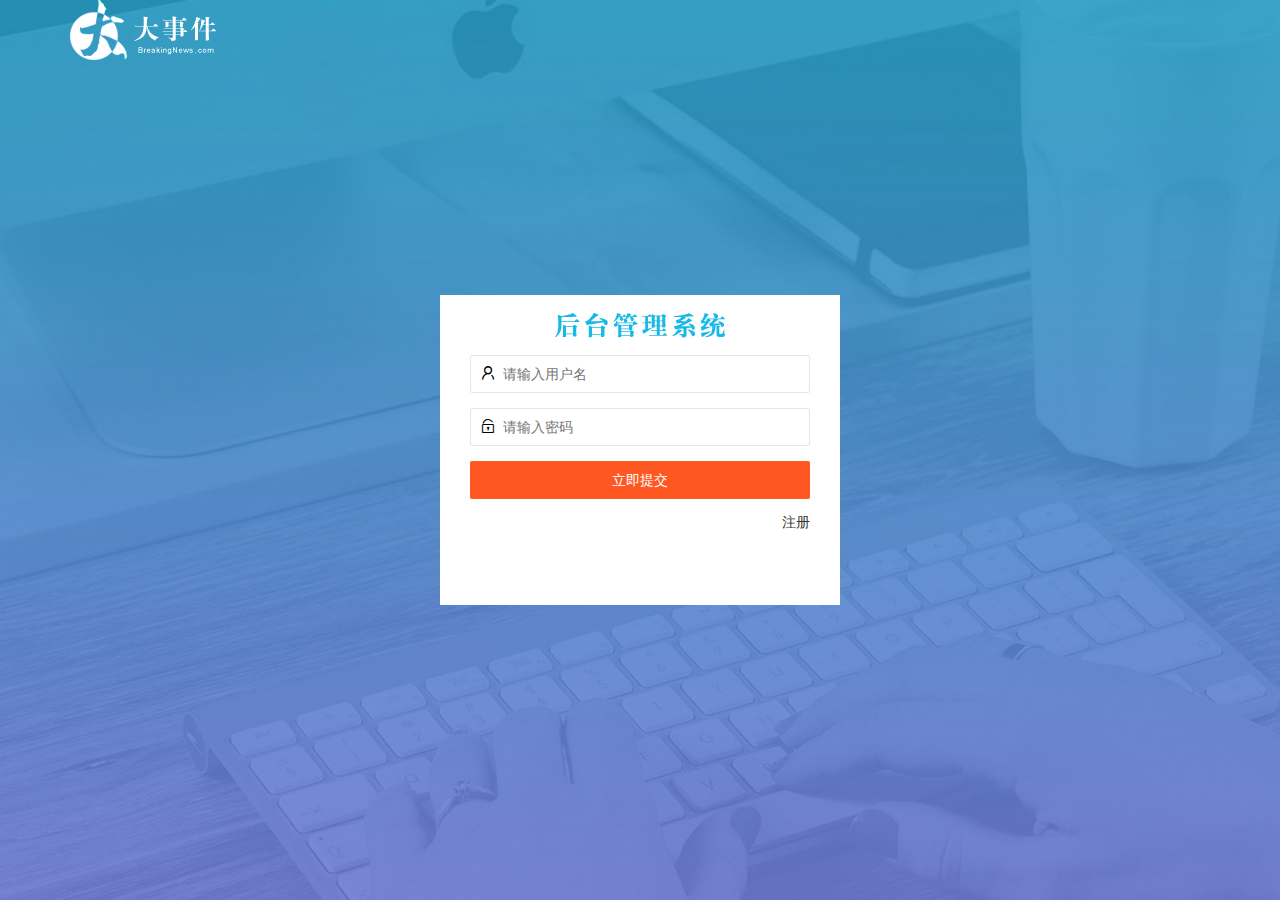
<file: login.html>
<!DOCTYPE html>
<html lang="en">

<head>
  <meta charset="UTF-8">
  <meta name="viewport" content="width=device-width, initial-scale=1.0">
  <!-- 引入layui css -->
  <link rel="stylesheet" href="./assets/lib/layui/css/layui.css">
  <!-- 引入自己的login.css -->
  <link rel="stylesheet" href="./assets/css/login.css">
  <title>大事件-登录</title>
</head>

<body>
  <!-- 头部的 Logo 区域 -->
  <div class="layui-main">
    <img src="./assets/images/logo.png" alt="" />
  </div>

  <!-- 登录注册区域 -->
  <div class="loginAndRegBox">
    <div class="title-box"></div>
    <div class="login-box">
      <form class="layui-form" id="form_login">
        <div class="layui-form-item">
          <i class="layui-icon layui-icon-username"></i>
          <input type="text" name="username" required lay-verify="required" placeholder="请输入用户名" autocomplete="off"
            class="layui-input">
        </div>
        <div class="layui-form-item">
          <i class="layui-icon layui-icon-password"></i>
          <input type="password" name="password" required lay-verify="required|pwd" placeholder="请输入密码"
            autocomplete="off" class="layui-input">
        </div>
        <div class="layui-form-item">
          <button class="layui-btn  layui-btn-danger layui-btn-fluid" lay-submit lay-filter="formDemo">立即提交</button>
        </div>
        <div class="layui-form-item links">
          <a href="javascript:;" id="link_reg">注册</a>
        </div>
      </form>

    </div>
    <div class="reg-box">
      <form class="layui-form" id="form_reg">
        <div class="layui-form-item">
          <i class="layui-icon layui-icon-username"></i>
          <!-- lay-verify给表单添加校验规则 -->
          <input type="text" name="username" required lay-verify="required" placeholder="请输入用户名" autocomplete="off"
            class="layui-input">
        </div>
        <div class="layui-form-item">
          <i class="layui-icon layui-icon-password"></i>
          <input type="password" name="password" required lay-verify="required|pwd" placeholder="请输入密码"
            autocomplete="off" class="layui-input">
        </div>
        <div class="layui-form-item">
          <i class="layui-icon layui-icon-password"></i>
          <input type="password" name="repassword" required lay-verify="required|pwd|repwd" placeholder="请确认密码"
            autocomplete="off" class="layui-input">
        </div>
        <div class="layui-form-item">
          <button class="layui-btn  layui-btn-danger layui-btn-fluid" lay-submit lay-filter="formDemo">立即提交</button>
        </div>
        <div class="layui-form-item links">
          <a href="javascript:;" id="link_login">登录</a>
        </div>
      </form>

    </div>
  </div>
  <script src="./assets/lib/layui/layui.all.js"></script>
  <!-- jquery引入 -->
  <script src="./assets/lib/jquery.js"></script>
  <script src="./assets/js/baseApi.js"></script>
  <script src="./assets/js/login.js"></script>
</body>

</html>
</file>
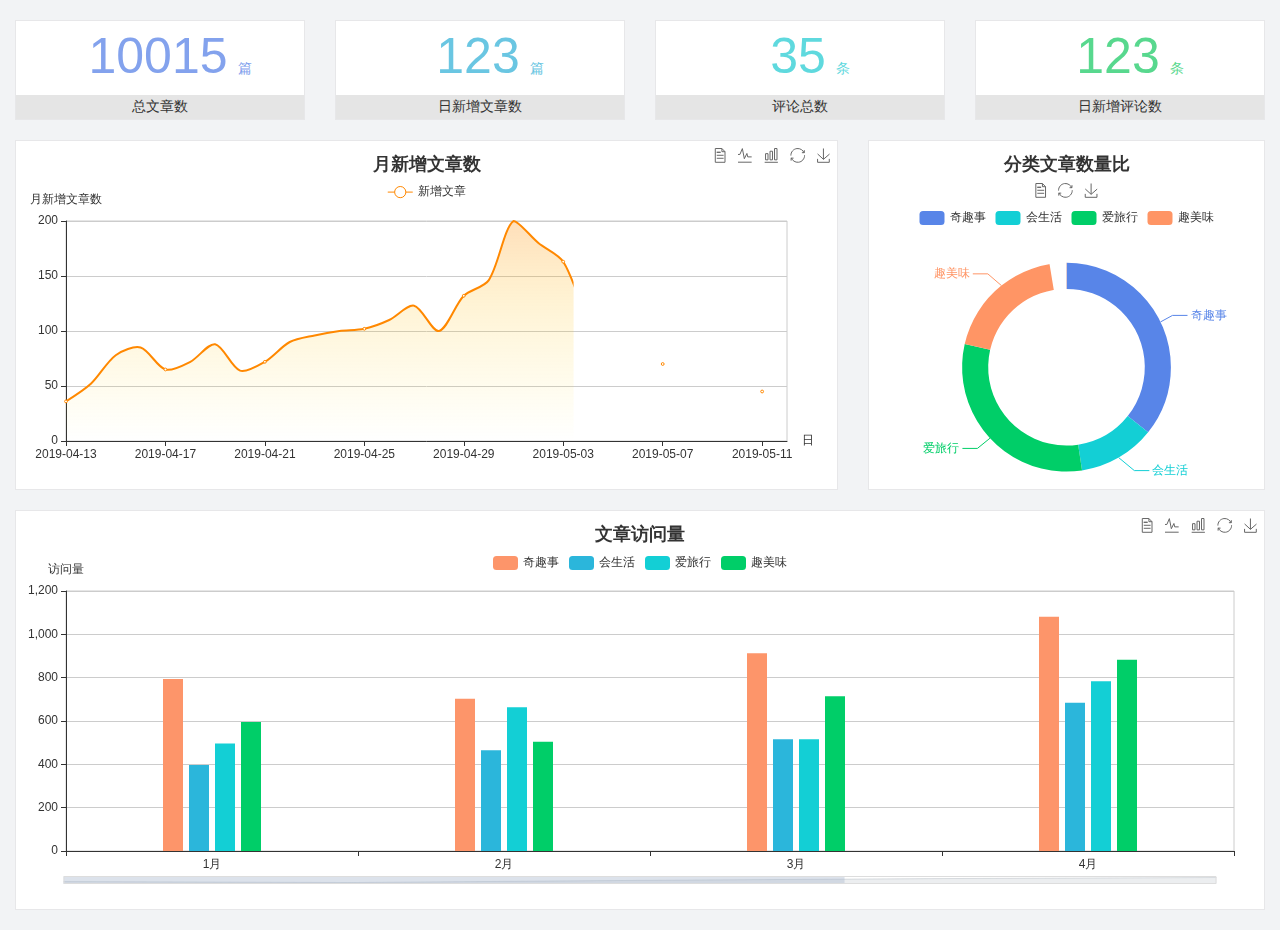
<file: home/dashboard.html>
<!DOCTYPE html>
<html lang="en">

<head>
  <meta charset="UTF-8">
  <meta name="viewport" content="width=device-width, initial-scale=1.0">
  <meta http-equiv="X-UA-Compatible" content="ie=edge">
  <title>图表统计</title>
  <link rel="stylesheet" href="../../assets/lib/bootstrap.css" />
  <link rel="stylesheet" href="../../assets/lib/main.css" />
  <script src="../../assets/lib/jquery.js"></script>
  <script type="text/javascript" src="../../assets/lib/echarts.min.js"></script>
</head>

<body>
  <div class="container-fluid">
    <div class="row spannel_list">
      <div class="col-sm-3 col-xs-6">
        <div class="spannel">
          <em>10015</em><span>篇</span>
          <b>总文章数</b>
        </div>
      </div>
      <div class="col-sm-3 col-xs-6">
        <div class="spannel scolor01">
          <em>123</em><span>篇</span>
          <b>日新增文章数</b>
        </div>
      </div>
      <div class="col-sm-3 col-xs-6">
        <div class="spannel scolor02">
          <em>35</em><span>条</span>
          <b>评论总数</b>
        </div>
      </div>
      <div class="col-sm-3 col-xs-6">
        <div class="spannel scolor03">
          <em>123</em><span>条</span>
          <b>日新增评论数</b>
        </div>
      </div>
    </div>
  </div>

  <div class="container-fluid">
    <div class="row curve-pie">
      <div class="col-lg-8 col-md-8">
        <div class="gragh_pannel" id="curve_show"></div>
      </div>
      <div class="col-lg-4 col-md-4">
        <div class="gragh_pannel" id="pie_show"></div>
      </div>
    </div>
  </div>

  <div class="container-fluid">
    <div class="column_pannel" id="column_show"></div>
  </div>

  <script>
    var oChart = echarts.init(document.getElementById('curve_show'));
    var aList_all = [
      { 'count': 36, 'date': '2019-04-13' },
      { 'count': 52, 'date': '2019-04-14' },
      { 'count': 78, 'date': '2019-04-15' },
      { 'count': 85, 'date': '2019-04-16' },
      { 'count': 65, 'date': '2019-04-17' },
      { 'count': 72, 'date': '2019-04-18' },
      { 'count': 88, 'date': '2019-04-19' },
      { 'count': 64, 'date': '2019-04-20' },
      { 'count': 72, 'date': '2019-04-21' },
      { 'count': 90, 'date': '2019-04-22' },
      { 'count': 96, 'date': '2019-04-23' },
      { 'count': 100, 'date': '2019-04-24' },
      { 'count': 102, 'date': '2019-04-25' },
      { 'count': 110, 'date': '2019-04-26' },
      { 'count': 123, 'date': '2019-04-27' },
      { 'count': 100, 'date': '2019-04-28' },
      { 'count': 132, 'date': '2019-04-29' },
      { 'count': 146, 'date': '2019-04-30' },
      { 'count': 200, 'date': '2019-05-01' },
      { 'count': 180, 'date': '2019-05-02' },
      { 'count': 163, 'date': '2019-05-03' },
      { 'count': 110, 'date': '2019-05-04' },
      { 'count': 80, 'date': '2019-05-05' },
      { 'count': 82, 'date': '2019-05-06' },
      { 'count': 70, 'date': '2019-05-07' },
      { 'count': 65, 'date': '2019-05-08' },
      { 'count': 54, 'date': '2019-05-09' },
      { 'count': 40, 'date': '2019-05-10' },
      { 'count': 45, 'date': '2019-05-11' },
      { 'count': 38, 'date': '2019-05-12' },
    ];

    let aCount = [];
    let aDate = [];

    for (var i = 0; i < aList_all.length; i++) {
      aCount.push(aList_all[i].count);
      aDate.push(aList_all[i].date);
    }

    var chartopt = {
      title: {
        text: '月新增文章数',
        left: 'center',
        top: '10'
      },
      tooltip: {
        trigger: 'axis'
      },
      legend: {
        data: ['新增文章'],
        top: '40'
      },
      toolbox: {
        show: true,
        feature: {
          mark: { show: true },
          dataView: { show: true, readOnly: false },
          magicType: { show: true, type: ['line', 'bar'] },
          restore: { show: true },
          saveAsImage: { show: true }
        }
      },
      calculable: true,
      xAxis: [
        {
          name: '日',
          type: 'category',
          boundaryGap: false,
          data: aDate
        }
      ],
      yAxis: [
        {
          name: '月新增文章数',
          type: 'value'
        }
      ],
      series: [
        {
          name: '新增文章',
          type: 'line',
          smooth: true,
          itemStyle: { normal: { areaStyle: { type: 'default' }, color: '#f80' }, lineStyle: { color: '#f80' } },
          data: aCount
        }],
      areaStyle: {
        normal: {
          color: new echarts.graphic.LinearGradient(0, 0, 0, 1, [{
            offset: 0,
            color: 'rgba(255,136,0,0.39)'
          }, {
            offset: .34,
            color: 'rgba(255,180,0,0.25)'
          }, {
            offset: 1,
            color: 'rgba(255,222,0,0.00)'
          }])

        }
      },
      grid: {
        show: true,
        x: 50,
        x2: 50,
        y: 80,
        height: 220
      }
    };

    oChart.setOption(chartopt);


    var oPie = echarts.init(document.getElementById('pie_show'));
    var oPieopt =
    {
      title: {
        top: 10,
        text: '分类文章数量比',
        x: 'center'
      },
      tooltip: {
        trigger: 'item',
        formatter: "{a} <br/>{b} : {c} ({d}%)"
      },
      color: ['#5885e8', '#13cfd5', '#00ce68', '#ff9565'],
      legend: {
        x: 'center',
        top: 65,
        data: ['奇趣事', '会生活', '爱旅行', '趣美味']
      },
      toolbox: {
        show: true,
        x: 'center',
        top: 35,
        feature: {
          mark: { show: true },
          dataView: { show: true, readOnly: false },
          magicType: {
            show: true,
            type: ['pie', 'funnel'],
            option: {
              funnel: {
                x: '25%',
                width: '50%',
                funnelAlign: 'left',
                max: 1548
              }
            }
          },
          restore: { show: true },
          saveAsImage: { show: true }
        }
      },
      calculable: true,
      series: [
        {
          name: '访问来源',
          type: 'pie',
          radius: ['45%', '60%'],
          center: ['50%', '65%'],
          data: [
            { value: 300, name: '奇趣事' },
            { value: 100, name: '会生活' },
            { value: 260, name: '爱旅行' },
            { value: 180, name: '趣美味' }
          ]
        }
      ]
    };
    oPie.setOption(oPieopt);



    var oColumn = this.echarts.init(document.getElementById('column_show'));
    var oColumnopt =
    {
      title: {
        text: '文章访问量',
        left: 'center',
        top: '10'
      },
      tooltip: {
        trigger: 'axis'
      },
      legend: {
        data: ['奇趣事', '会生活', '爱旅行', '趣美味'],
        top: '40'
      },
      toolbox: {
        show: true,
        feature: {
          mark: { show: true },
          dataView: { show: true, readOnly: false },
          magicType: { show: true, type: ['line', 'bar'] },
          restore: { show: true },
          saveAsImage: { show: true }
        }
      },
      calculable: true,
      xAxis: [
        {
          type: 'category',
          data: ['1月', '2月', '3月', '4月', '5月']
        }
      ],
      yAxis: [
        {
          name: '访问量',
          type: 'value'
        }
      ],
      series: [
        {
          name: '奇趣事',
          type: 'bar',
          barWidth: 20,
          itemStyle: {
            normal: { areaStyle: { type: 'default' }, color: '#fd956a' }
          },
          data: [800, 708, 920, 1090, 1200]
        },
        {
          name: '会生活',
          type: 'bar',
          barWidth: 20,
          itemStyle: {
            normal: { areaStyle: { type: 'default' }, color: '#2bb6db' }
          },
          data: [400, 468, 520, 690, 800]
        },
        {
          name: '爱旅行',
          type: 'bar',
          barWidth: 20,
          itemStyle: {
            normal: { areaStyle: { type: 'default' }, color: '#13cfd5' }
          },
          data: [500, 668, 520, 790, 900]
        },
        {
          name: '趣美味',
          type: 'bar',
          barWidth: 20,
          itemStyle: {
            normal: { areaStyle: { type: 'default' }, color: '#00ce68' }
          },
          data: [600, 508, 720, 890, 1000]
        }
      ],
      grid: {
        show: true,
        x: 50,
        x2: 30,
        y: 80,
        height: 260
      },
      dataZoom: [//给x轴设置滚动条
        {
          start: 0,//默认为0
          end: 100 - 1000 / 31,//默认为100
          type: 'slider',
          show: true,
          xAxisIndex: [0],
          handleSize: 0,//滑动条的 左右2个滑动条的大小
          height: 8,//组件高度
          left: 45, //左边的距离
          right: 50,//右边的距离
          bottom: 26,//右边的距离
          handleColor: '#ddd',//h滑动图标的颜色
          handleStyle: {
            borderColor: "#cacaca",
            borderWidth: "1",
            shadowBlur: 2,
            background: "#ddd",
            shadowColor: "#ddd",
          }
        }]
    };
    oColumn.setOption(oColumnopt);
  </script>
</body>

</html>
</file>
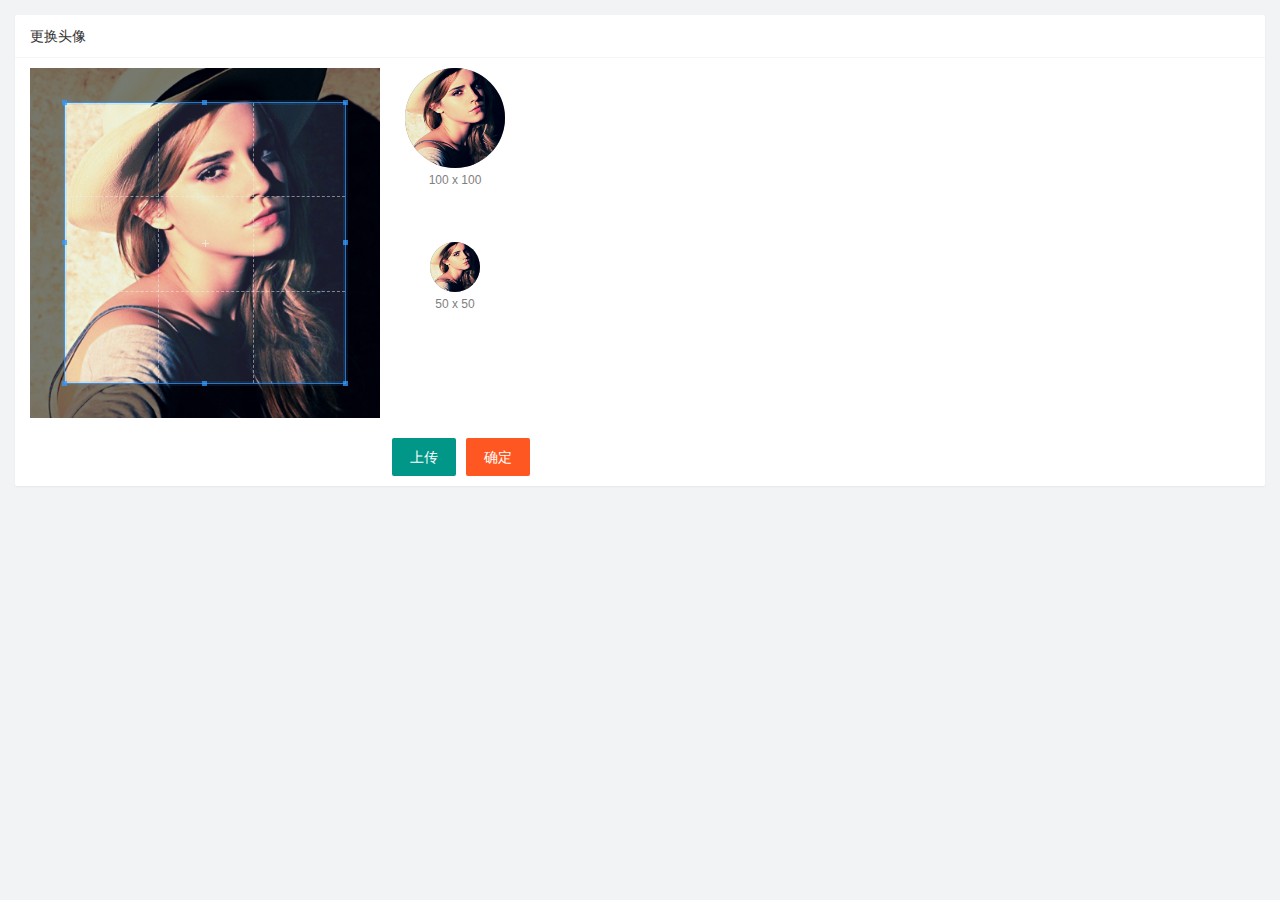
<file: user/user_avatar.html>
<!DOCTYPE html>
<html lang="en">

<head>
  <meta charset="UTF-8" />
  <meta name="viewport" content="width=device-width, initial-scale=1.0" />
  <title>Document</title>
  <link rel="stylesheet" href="/assets/lib/layui/css/layui.css" />
  <link rel="stylesheet" href="/assets/lib/cropper/cropper.css" />
  <link rel="stylesheet" href="/assets/css/user/user_avatar.css" />
</head>

<body>
  <!-- 卡片区域 -->
  <div class="layui-card">
    <div class="layui-card-header">更换头像</div>
    <div class="layui-card-body">
      <!-- 第一行的图片裁剪和预览区域 -->
      <div class="row1">
        <!-- 图片裁剪区域 -->
        <div class="cropper-box">
          <!-- 这个 img 标签很重要，将来会把它初始化为裁剪区域 -->
          <img id="image" src="/assets/images/sample.jpg" />
        </div>
        <!-- 图片的预览区域 -->
        <div class="preview-box">
          <div>
            <!-- 宽高为 100px 的预览区域 -->
            <div class="img-preview w100"></div>
            <p class="size">100 x 100</p>
          </div>
          <div>
            <!-- 宽高为 50px 的预览区域 -->
            <div class="img-preview w50"></div>
            <p class="size">50 x 50</p>
          </div>
        </div>
      </div>
      <div class="row2">
        <input type="file" id="file" accept="image/*">
        <button type="button" class="layui-btn" id="btnChooseImage">上传</button>
        <button type="button" class="layui-btn layui-btn-danger" id="btnUpload">确定</button>
      </div>
    </div>
  </div>
  <script src="/assets/lib/layui/layui.all.js"></script>
  <script src="/assets/lib/jquery.js"></script>
  <script src="/assets/lib/cropper/Cropper.js"></script>
  <script src="/assets/lib/cropper/jquery-cropper.js"></script>
  <script src="/assets/js/baseApi.js"></script>
  <script src="/assets/js/user/user_avatar.js"></script>
</body>

</html>
</file>
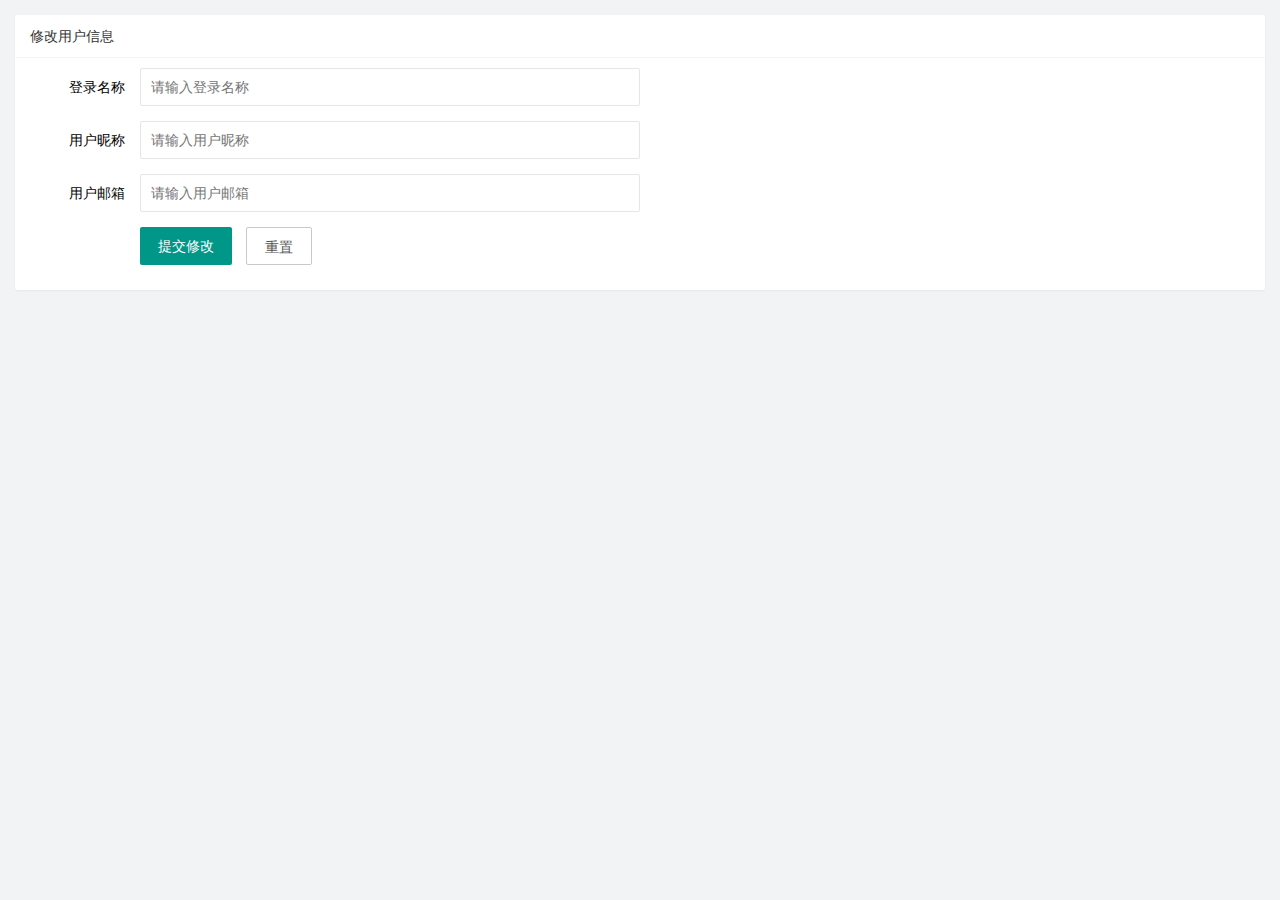
<file: user/user_info.html>
<!DOCTYPE html>
<html lang="en">

<head>
  <meta charset="UTF-8" />
  <meta name="viewport" content="width=device-width, initial-scale=1.0" />
  <title>Document</title>
  <!-- 导入 layui 的样式 -->
  <link rel="stylesheet" href="/assets/lib/layui/css/layui.css" />
  <!-- 导入自己的样式 -->
  <link rel="stylesheet" href="/assets/css/user/user_info.css" />
</head>

<body>
  <!-- 卡片区域 -->
  <div class="layui-card">
    <div class="layui-card-header">修改用户信息</div>
    <div class="layui-card-body">
      <!-- form 表单区域 -->
      <form class="layui-form" lay-filter="userInfoForm">
        <!-- 隐藏域，type为hidden -->
        <input type="hidden" name="id">
        <div class="layui-form-item">
          <label class="layui-form-label">登录名称</label>
          <div class="layui-input-block">
            <input type="text" name="username" required lay-verify="required" placeholder="请输入登录名称" autocomplete="off"
              class="layui-input" readonly />
          </div>
        </div>
        <div class="layui-form-item">
          <label class="layui-form-label">用户昵称</label>
          <div class="layui-input-block">
            <input type="text" name="nickname" required lay-verify="required|nickname" placeholder="请输入用户昵称"
              autocomplete="off" class="layui-input" />
          </div>
        </div>
        <div class="layui-form-item">
          <label class="layui-form-label">用户邮箱</label>
          <div class="layui-input-block">
            <input type="text" name="email" required lay-verify="required|email" placeholder="请输入用户邮箱"
              autocomplete="off" class="layui-input" />
          </div>
        </div>
        <div class="layui-form-item">
          <div class="layui-input-block">
            <button class="layui-btn" lay-submit lay-filter="formDemo">提交修改</button>
            <button type="reset" class="layui-btn layui-btn-primary" id="btnReset">重置</button>
          </div>
        </div>
      </form>
    </div>
  </div>
  <script src="/assets/lib/layui/layui.all.js"></script>
  <script src="/assets/lib/jquery.js"></script>
  <script src="/assets/js/baseApi.js"></script>
  <script src="/assets/js/user/user_info.js"></script>
</body>

</html>
</file>
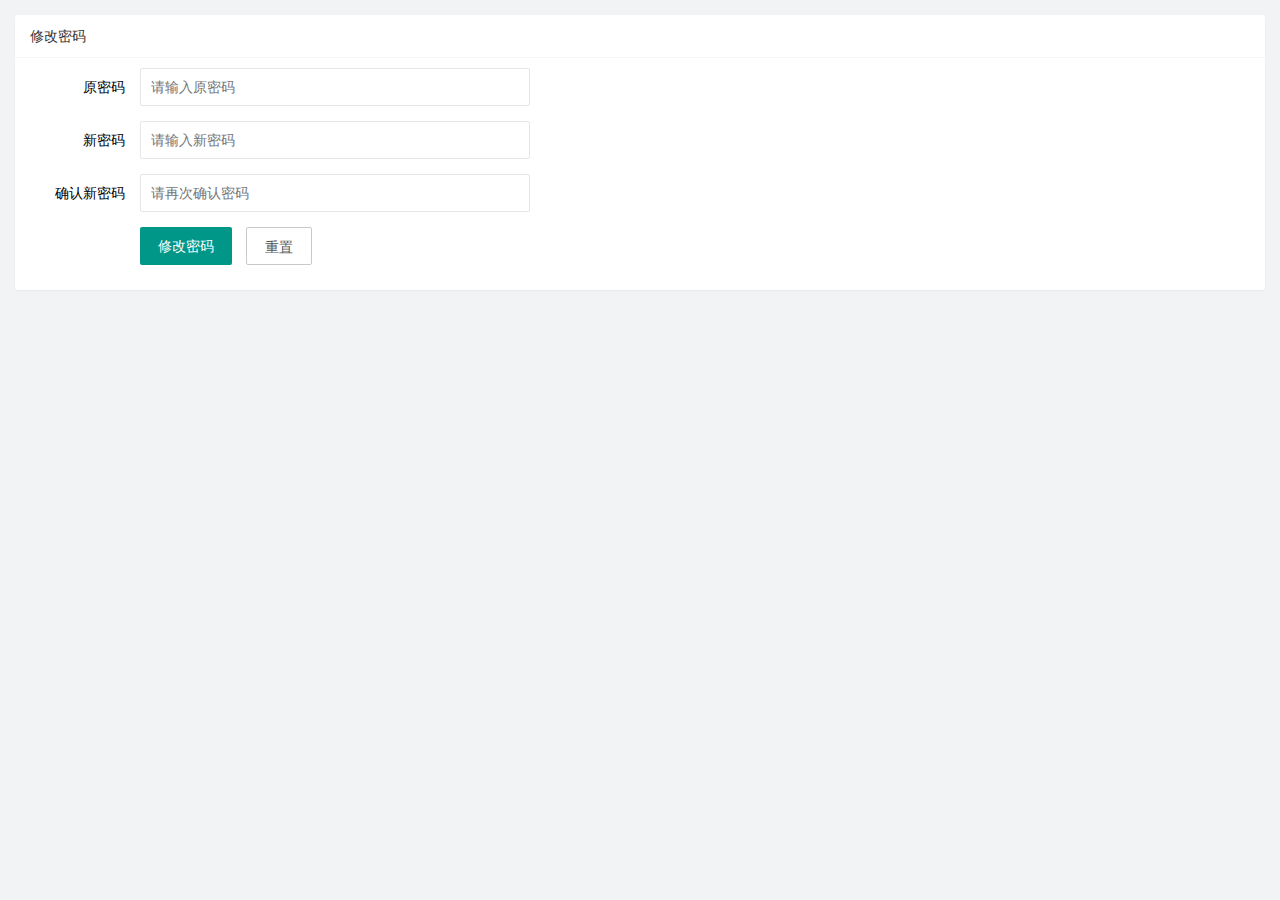
<file: user/user_pwd.html>
<!DOCTYPE html>
<html lang="en">

<head>
  <meta charset="UTF-8" />
  <meta name="viewport" content="width=device-width, initial-scale=1.0" />
  <title>Document</title>
  <link rel="stylesheet" href="/assets/lib/layui/css/layui.css" />
  <link rel="stylesheet" href="/assets/css/user/user_pwd.css" />
</head>

<body>
  <!-- 卡片区域 -->
  <div class="layui-card">
    <div class="layui-card-header">修改密码</div>
    <div class="layui-card-body">
      <form class="layui-form">
        <div class="layui-form-item">
          <label class="layui-form-label">原密码</label>
          <div class="layui-input-block">
            <input type="password" name="oldPwd" required lay-verify="required|pwd" placeholder="请输入原密码"
              autocomplete="off" class="layui-input" />
          </div>
        </div>
        <div class="layui-form-item">
          <label class="layui-form-label">新密码</label>
          <div class="layui-input-block">
            <input type="password" name="newPwd" required lay-verify="required|pwd|samePwd" placeholder="请输入新密码"
              autocomplete="off" class="layui-input" />
          </div>
        </div>
        <div class="layui-form-item">
          <label class="layui-form-label">确认新密码</label>
          <div class="layui-input-block">
            <input type="password" name="rePwd" required lay-verify="required|pwd|rePwd" placeholder="请再次确认密码"
              autocomplete="off" class="layui-input" />
          </div>
        </div>
        <div class="layui-form-item">
          <div class="layui-input-block">
            <button class="layui-btn" lay-submit lay-filter="formDemo">修改密码</button>
            <button type="reset" class="layui-btn layui-btn-primary">重置</button>
          </div>
        </div>
      </form>
    </div>
  </div>
  <script src="/assets/lib/layui/layui.all.js"></script>
  <script src="/assets/lib/jquery.js"></script>
  <script src="/assets/js/baseApi.js"></script>
  <script src="/assets/js/user/user_pwd.js"></script>
</body>

</html>
</file>
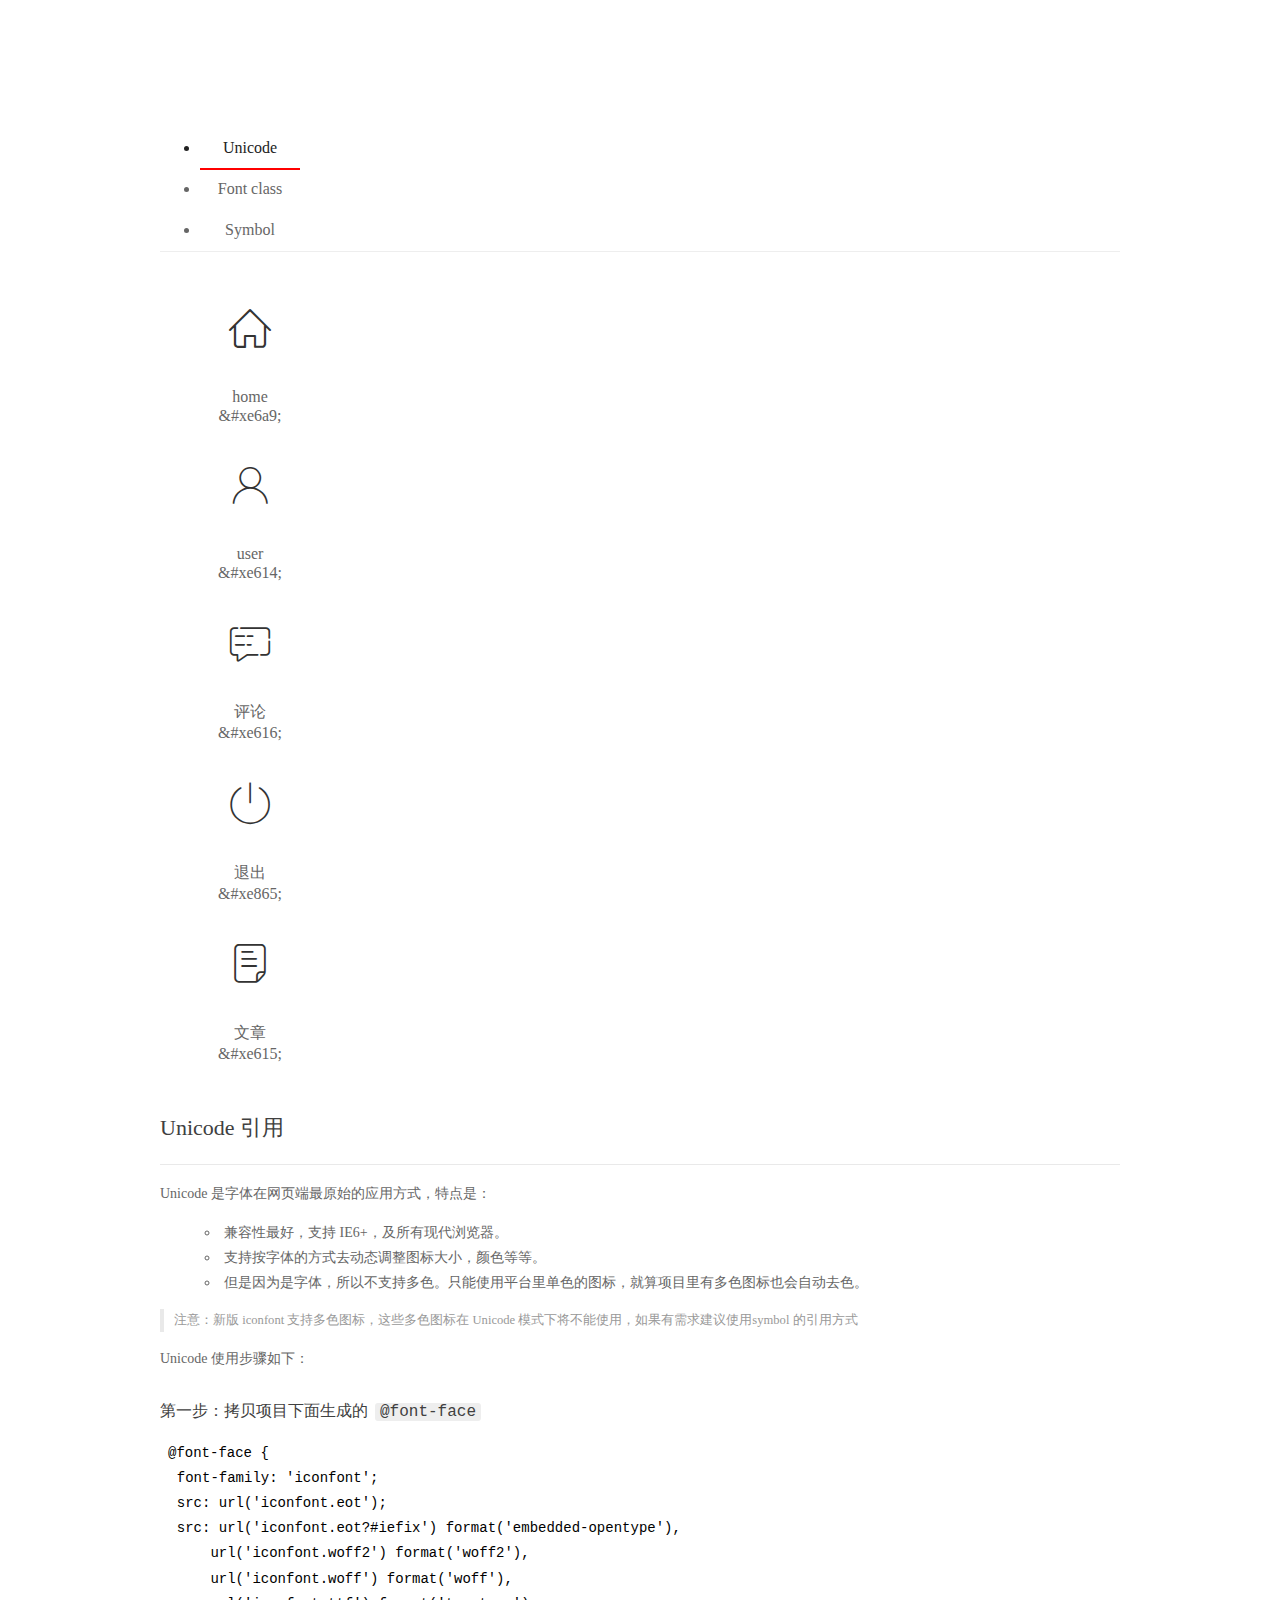
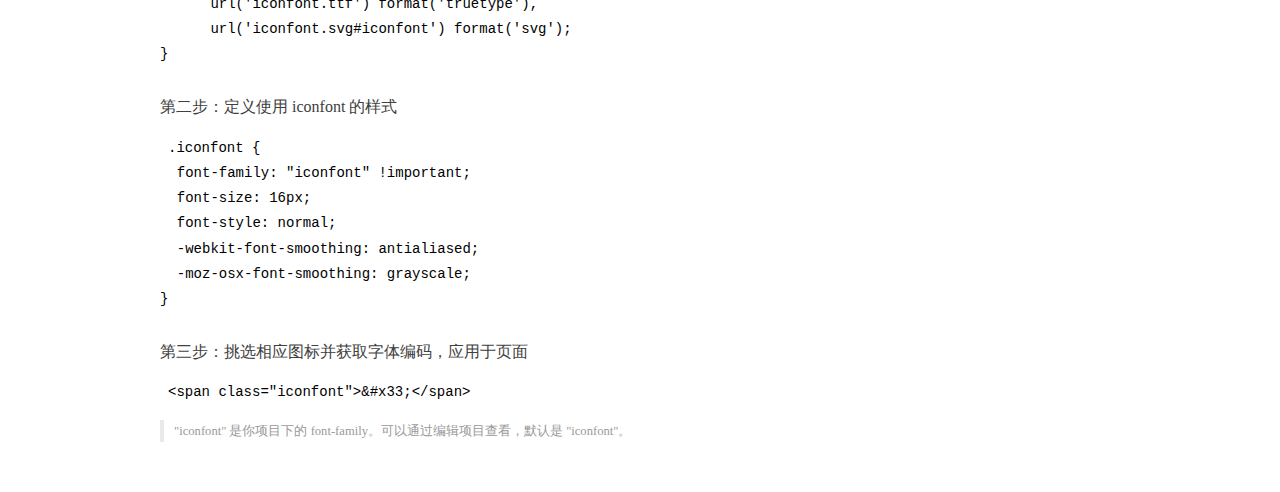
<file: assets/fonts/demo_index.html>
<!DOCTYPE html>
<html>
<head>
  <meta charset="utf-8"/>
  <title>IconFont Demo</title>
  <link rel="shortcut icon" href="https://gtms04.alicdn.com/tps/i4/TB1_oz6GVXXXXaFXpXXJDFnIXXX-64-64.ico" type="image/x-icon"/>
  <link rel="stylesheet" href="https://g.alicdn.com/thx/cube/1.3.2/cube.min.css">
  <link rel="stylesheet" href="demo.css">
  <link rel="stylesheet" href="iconfont.css">
  <script src="iconfont.js"></script>
  <!-- jQuery -->
  <script src="https://a1.alicdn.com/oss/uploads/2018/12/26/7bfddb60-08e8-11e9-9b04-53e73bb6408b.js"></script>
  <!-- 代码高亮 -->
  <script src="https://a1.alicdn.com/oss/uploads/2018/12/26/a3f714d0-08e6-11e9-8a15-ebf944d7534c.js"></script>
</head>
<body>
  <div class="main">
    <h1 class="logo"><a href="https://www.iconfont.cn/" title="iconfont 首页" target="_blank">&#xe86b;</a></h1>
    <div class="nav-tabs">
      <ul id="tabs" class="dib-box">
        <li class="dib active"><span>Unicode</span></li>
        <li class="dib"><span>Font class</span></li>
        <li class="dib"><span>Symbol</span></li>
      </ul>
      
    </div>
    <div class="tab-container">
      <div class="content unicode" style="display: block;">
          <ul class="icon_lists dib-box">
          
            <li class="dib">
              <span class="icon iconfont">&#xe6a9;</span>
                <div class="name">home</div>
                <div class="code-name">&amp;#xe6a9;</div>
              </li>
          
            <li class="dib">
              <span class="icon iconfont">&#xe614;</span>
                <div class="name">user</div>
                <div class="code-name">&amp;#xe614;</div>
              </li>
          
            <li class="dib">
              <span class="icon iconfont">&#xe616;</span>
                <div class="name">评论</div>
                <div class="code-name">&amp;#xe616;</div>
              </li>
          
            <li class="dib">
              <span class="icon iconfont">&#xe865;</span>
                <div class="name">退出</div>
                <div class="code-name">&amp;#xe865;</div>
              </li>
          
            <li class="dib">
              <span class="icon iconfont">&#xe615;</span>
                <div class="name">文章</div>
                <div class="code-name">&amp;#xe615;</div>
              </li>
          
          </ul>
          <div class="article markdown">
          <h2 id="unicode-">Unicode 引用</h2>
          <hr>

          <p>Unicode 是字体在网页端最原始的应用方式，特点是：</p>
          <ul>
            <li>兼容性最好，支持 IE6+，及所有现代浏览器。</li>
            <li>支持按字体的方式去动态调整图标大小，颜色等等。</li>
            <li>但是因为是字体，所以不支持多色。只能使用平台里单色的图标，就算项目里有多色图标也会自动去色。</li>
          </ul>
          <blockquote>
            <p>注意：新版 iconfont 支持多色图标，这些多色图标在 Unicode 模式下将不能使用，如果有需求建议使用symbol 的引用方式</p>
          </blockquote>
          <p>Unicode 使用步骤如下：</p>
          <h3 id="-font-face">第一步：拷贝项目下面生成的 <code>@font-face</code></h3>
<pre><code class="language-css"
>@font-face {
  font-family: 'iconfont';
  src: url('iconfont.eot');
  src: url('iconfont.eot?#iefix') format('embedded-opentype'),
      url('iconfont.woff2') format('woff2'),
      url('iconfont.woff') format('woff'),
      url('iconfont.ttf') format('truetype'),
      url('iconfont.svg#iconfont') format('svg');
}
</code></pre>
          <h3 id="-iconfont-">第二步：定义使用 iconfont 的样式</h3>
<pre><code class="language-css"
>.iconfont {
  font-family: "iconfont" !important;
  font-size: 16px;
  font-style: normal;
  -webkit-font-smoothing: antialiased;
  -moz-osx-font-smoothing: grayscale;
}
</code></pre>
          <h3 id="-">第三步：挑选相应图标并获取字体编码，应用于页面</h3>
<pre>
<code class="language-html"
>&lt;span class="iconfont"&gt;&amp;#x33;&lt;/span&gt;
</code></pre>
          <blockquote>
            <p>"iconfont" 是你项目下的 font-family。可以通过编辑项目查看，默认是 "iconfont"。</p>
          </blockquote>
          </div>
      </div>
      <div class="content font-class">
        <ul class="icon_lists dib-box">
          
          <li class="dib">
            <span class="icon iconfont icon-home"></span>
            <div class="name">
              home
            </div>
            <div class="code-name">.icon-home
            </div>
          </li>
          
          <li class="dib">
            <span class="icon iconfont icon-user"></span>
            <div class="name">
              user
            </div>
            <div class="code-name">.icon-user
            </div>
          </li>
          
          <li class="dib">
            <span class="icon iconfont icon-pinglun"></span>
            <div class="name">
              评论
            </div>
            <div class="code-name">.icon-pinglun
            </div>
          </li>
          
          <li class="dib">
            <span class="icon iconfont icon-tuichu"></span>
            <div class="name">
              退出
            </div>
            <div class="code-name">.icon-tuichu
            </div>
          </li>
          
          <li class="dib">
            <span class="icon iconfont icon-16"></span>
            <div class="name">
              文章
            </div>
            <div class="code-name">.icon-16
            </div>
          </li>
          
        </ul>
        <div class="article markdown">
        <h2 id="font-class-">font-class 引用</h2>
        <hr>

        <p>font-class 是 Unicode 使用方式的一种变种，主要是解决 Unicode 书写不直观，语意不明确的问题。</p>
        <p>与 Unicode 使用方式相比，具有如下特点：</p>
        <ul>
          <li>兼容性良好，支持 IE8+，及所有现代浏览器。</li>
          <li>相比于 Unicode 语意明确，书写更直观。可以很容易分辨这个 icon 是什么。</li>
          <li>因为使用 class 来定义图标，所以当要替换图标时，只需要修改 class 里面的 Unicode 引用。</li>
          <li>不过因为本质上还是使用的字体，所以多色图标还是不支持的。</li>
        </ul>
        <p>使用步骤如下：</p>
        <h3 id="-fontclass-">第一步：引入项目下面生成的 fontclass 代码：</h3>
<pre><code class="language-html">&lt;link rel="stylesheet" href="./iconfont.css"&gt;
</code></pre>
        <h3 id="-">第二步：挑选相应图标并获取类名，应用于页面：</h3>
<pre><code class="language-html">&lt;span class="iconfont icon-xxx"&gt;&lt;/span&gt;
</code></pre>
        <blockquote>
          <p>"
            iconfont" 是你项目下的 font-family。可以通过编辑项目查看，默认是 "iconfont"。</p>
        </blockquote>
      </div>
      </div>
      <div class="content symbol">
          <ul class="icon_lists dib-box">
          
            <li class="dib">
                <svg class="icon svg-icon" aria-hidden="true">
                  <use xlink:href="#icon-home"></use>
                </svg>
                <div class="name">home</div>
                <div class="code-name">#icon-home</div>
            </li>
          
            <li class="dib">
                <svg class="icon svg-icon" aria-hidden="true">
                  <use xlink:href="#icon-user"></use>
                </svg>
                <div class="name">user</div>
                <div class="code-name">#icon-user</div>
            </li>
          
            <li class="dib">
                <svg class="icon svg-icon" aria-hidden="true">
                  <use xlink:href="#icon-pinglun"></use>
                </svg>
                <div class="name">评论</div>
                <div class="code-name">#icon-pinglun</div>
            </li>
          
            <li class="dib">
                <svg class="icon svg-icon" aria-hidden="true">
                  <use xlink:href="#icon-tuichu"></use>
                </svg>
                <div class="name">退出</div>
                <div class="code-name">#icon-tuichu</div>
            </li>
          
            <li class="dib">
                <svg class="icon svg-icon" aria-hidden="true">
                  <use xlink:href="#icon-16"></use>
                </svg>
                <div class="name">文章</div>
                <div class="code-name">#icon-16</div>
            </li>
          
          </ul>
          <div class="article markdown">
          <h2 id="symbol-">Symbol 引用</h2>
          <hr>

          <p>这是一种全新的使用方式，应该说这才是未来的主流，也是平台目前推荐的用法。相关介绍可以参考这篇<a href="">文章</a>
            这种用法其实是做了一个 SVG 的集合，与另外两种相比具有如下特点：</p>
          <ul>
            <li>支持多色图标了，不再受单色限制。</li>
            <li>通过一些技巧，支持像字体那样，通过 <code>font-size</code>, <code>color</code> 来调整样式。</li>
            <li>兼容性较差，支持 IE9+，及现代浏览器。</li>
            <li>浏览器渲染 SVG 的性能一般，还不如 png。</li>
          </ul>
          <p>使用步骤如下：</p>
          <h3 id="-symbol-">第一步：引入项目下面生成的 symbol 代码：</h3>
<pre><code class="language-html">&lt;script src="./iconfont.js"&gt;&lt;/script&gt;
</code></pre>
          <h3 id="-css-">第二步：加入通用 CSS 代码（引入一次就行）：</h3>
<pre><code class="language-html">&lt;style&gt;
.icon {
  width: 1em;
  height: 1em;
  vertical-align: -0.15em;
  fill: currentColor;
  overflow: hidden;
}
&lt;/style&gt;
</code></pre>
          <h3 id="-">第三步：挑选相应图标并获取类名，应用于页面：</h3>
<pre><code class="language-html">&lt;svg class="icon" aria-hidden="true"&gt;
  &lt;use xlink:href="#icon-xxx"&gt;&lt;/use&gt;
&lt;/svg&gt;
</code></pre>
          </div>
      </div>

    </div>
  </div>
  <script>
  $(document).ready(function () {
      $('.tab-container .content:first').show()

      $('#tabs li').click(function (e) {
        var tabContent = $('.tab-container .content')
        var index = $(this).index()

        if ($(this).hasClass('active')) {
          return
        } else {
          $('#tabs li').removeClass('active')
          $(this).addClass('active')

          tabContent.hide().eq(index).fadeIn()
        }
      })
    })
  </script>
</body>
</html>
</file>
<file: assets/lib/layui/css/layui.css>
/** layui-v2.5.5 MIT License By https://www.layui.com */
 .layui-inline,img{display:inline-block;vertical-align:middle}h1,h2,h3,h4,h5,h6{font-weight:400}.layui-edge,.layui-header,.layui-inline,.layui-main{position:relative}.layui-body,.layui-edge,.layui-elip{overflow:hidden}.layui-btn,.layui-edge,.layui-inline,img{vertical-align:middle}.layui-btn,.layui-disabled,.layui-icon,.layui-unselect{-moz-user-select:none;-webkit-user-select:none;-ms-user-select:none}.layui-elip,.layui-form-checkbox span,.layui-form-pane .layui-form-label{text-overflow:ellipsis;white-space:nowrap}.layui-breadcrumb,.layui-tree-btnGroup{visibility:hidden}blockquote,body,button,dd,div,dl,dt,form,h1,h2,h3,h4,h5,h6,input,li,ol,p,pre,td,textarea,th,ul{margin:0;padding:0;-webkit-tap-highlight-color:rgba(0,0,0,0)}a:active,a:hover{outline:0}img{border:none}li{list-style:none}table{border-collapse:collapse;border-spacing:0}h4,h5,h6{font-size:100%}button,input,optgroup,option,select,textarea{font-family:inherit;font-size:inherit;font-style:inherit;font-weight:inherit;outline:0}pre{white-space:pre-wrap;white-space:-moz-pre-wrap;white-space:-pre-wrap;white-space:-o-pre-wrap;word-wrap:break-word}body{line-height:24px;font:14px Helvetica Neue,Helvetica,PingFang SC,Tahoma,Arial,sans-serif}hr{height:1px;margin:10px 0;border:0;clear:both}a{color:#333;text-decoration:none}a:hover{color:#777}a cite{font-style:normal;*cursor:pointer}.layui-border-box,.layui-border-box *{box-sizing:border-box}.layui-box,.layui-box *{box-sizing:content-box}.layui-clear{clear:both;*zoom:1}.layui-clear:after{content:'\20';clear:both;*zoom:1;display:block;height:0}.layui-inline{*display:inline;*zoom:1}.layui-edge{display:inline-block;width:0;height:0;border-width:6px;border-style:dashed;border-color:transparent}.layui-edge-top{top:-4px;border-bottom-color:#999;border-bottom-style:solid}.layui-edge-right{border-left-color:#999;border-left-style:solid}.layui-edge-bottom{top:2px;border-top-color:#999;border-top-style:solid}.layui-edge-left{border-right-color:#999;border-right-style:solid}.layui-disabled,.layui-disabled:hover{color:#d2d2d2!important;cursor:not-allowed!important}.layui-circle{border-radius:100%}.layui-show{display:block!important}.layui-hide{display:none!important}@font-face{font-family:layui-icon;src:url(../font/iconfont.eot?v=250);src:url(../font/iconfont.eot?v=250#iefix) format('embedded-opentype'),url(../font/iconfont.woff2?v=250) format('woff2'),url(../font/iconfont.woff?v=250) format('woff'),url(../font/iconfont.ttf?v=250) format('truetype'),url(../font/iconfont.svg?v=250#layui-icon) format('svg')}.layui-icon{font-family:layui-icon!important;font-size:16px;font-style:normal;-webkit-font-smoothing:antialiased;-moz-osx-font-smoothing:grayscale}.layui-icon-reply-fill:before{content:"\e611"}.layui-icon-set-fill:before{content:"\e614"}.layui-icon-menu-fill:before{content:"\e60f"}.layui-icon-search:before{content:"\e615"}.layui-icon-share:before{content:"\e641"}.layui-icon-set-sm:before{content:"\e620"}.layui-icon-engine:before{content:"\e628"}.layui-icon-close:before{content:"\1006"}.layui-icon-close-fill:before{content:"\1007"}.layui-icon-chart-screen:before{content:"\e629"}.layui-icon-star:before{content:"\e600"}.layui-icon-circle-dot:before{content:"\e617"}.layui-icon-chat:before{content:"\e606"}.layui-icon-release:before{content:"\e609"}.layui-icon-list:before{content:"\e60a"}.layui-icon-chart:before{content:"\e62c"}.layui-icon-ok-circle:before{content:"\1005"}.layui-icon-layim-theme:before{content:"\e61b"}.layui-icon-table:before{content:"\e62d"}.layui-icon-right:before{content:"\e602"}.layui-icon-left:before{content:"\e603"}.layui-icon-cart-simple:before{content:"\e698"}.layui-icon-face-cry:before{content:"\e69c"}.layui-icon-face-smile:before{content:"\e6af"}.layui-icon-survey:before{content:"\e6b2"}.layui-icon-tree:before{content:"\e62e"}.layui-icon-upload-circle:before{content:"\e62f"}.layui-icon-add-circle:before{content:"\e61f"}.layui-icon-download-circle:before{content:"\e601"}.layui-icon-templeate-1:before{content:"\e630"}.layui-icon-util:before{content:"\e631"}.layui-icon-face-surprised:before{content:"\e664"}.layui-icon-edit:before{content:"\e642"}.layui-icon-speaker:before{content:"\e645"}.layui-icon-down:before{content:"\e61a"}.layui-icon-file:before{content:"\e621"}.layui-icon-layouts:before{content:"\e632"}.layui-icon-rate-half:before{content:"\e6c9"}.layui-icon-add-circle-fine:before{content:"\e608"}.layui-icon-prev-circle:before{content:"\e633"}.layui-icon-read:before{content:"\e705"}.layui-icon-404:before{content:"\e61c"}.layui-icon-carousel:before{content:"\e634"}.layui-icon-help:before{content:"\e607"}.layui-icon-code-circle:before{content:"\e635"}.layui-icon-water:before{content:"\e636"}.layui-icon-username:before{content:"\e66f"}.layui-icon-find-fill:before{content:"\e670"}.layui-icon-about:before{content:"\e60b"}.layui-icon-location:before{content:"\e715"}.layui-icon-up:before{content:"\e619"}.layui-icon-pause:before{content:"\e651"}.layui-icon-date:before{content:"\e637"}.layui-icon-layim-uploadfile:before{content:"\e61d"}.layui-icon-delete:before{content:"\e640"}.layui-icon-play:before{content:"\e652"}.layui-icon-top:before{content:"\e604"}.layui-icon-friends:before{content:"\e612"}.layui-icon-refresh-3:before{content:"\e9aa"}.layui-icon-ok:before{content:"\e605"}.layui-icon-layer:before{content:"\e638"}.layui-icon-face-smile-fine:before{content:"\e60c"}.layui-icon-dollar:before{content:"\e659"}.layui-icon-group:before{content:"\e613"}.layui-icon-layim-download:before{content:"\e61e"}.layui-icon-picture-fine:before{content:"\e60d"}.layui-icon-link:before{content:"\e64c"}.layui-icon-diamond:before{content:"\e735"}.layui-icon-log:before{content:"\e60e"}.layui-icon-rate-solid:before{content:"\e67a"}.layui-icon-fonts-del:before{content:"\e64f"}.layui-icon-unlink:before{content:"\e64d"}.layui-icon-fonts-clear:before{content:"\e639"}.layui-icon-triangle-r:before{content:"\e623"}.layui-icon-circle:before{content:"\e63f"}.layui-icon-radio:before{content:"\e643"}.layui-icon-align-center:before{content:"\e647"}.layui-icon-align-right:before{content:"\e648"}.layui-icon-align-left:before{content:"\e649"}.layui-icon-loading-1:before{content:"\e63e"}.layui-icon-return:before{content:"\e65c"}.layui-icon-fonts-strong:before{content:"\e62b"}.layui-icon-upload:before{content:"\e67c"}.layui-icon-dialogue:before{content:"\e63a"}.layui-icon-video:before{content:"\e6ed"}.layui-icon-headset:before{content:"\e6fc"}.layui-icon-cellphone-fine:before{content:"\e63b"}.layui-icon-add-1:before{content:"\e654"}.layui-icon-face-smile-b:before{content:"\e650"}.layui-icon-fonts-html:before{content:"\e64b"}.layui-icon-form:before{content:"\e63c"}.layui-icon-cart:before{content:"\e657"}.layui-icon-camera-fill:before{content:"\e65d"}.layui-icon-tabs:before{content:"\e62a"}.layui-icon-fonts-code:before{content:"\e64e"}.layui-icon-fire:before{content:"\e756"}.layui-icon-set:before{content:"\e716"}.layui-icon-fonts-u:before{content:"\e646"}.layui-icon-triangle-d:before{content:"\e625"}.layui-icon-tips:before{content:"\e702"}.layui-icon-picture:before{content:"\e64a"}.layui-icon-more-vertical:before{content:"\e671"}.layui-icon-flag:before{content:"\e66c"}.layui-icon-loading:before{content:"\e63d"}.layui-icon-fonts-i:before{content:"\e644"}.layui-icon-refresh-1:before{content:"\e666"}.layui-icon-rmb:before{content:"\e65e"}.layui-icon-home:before{content:"\e68e"}.layui-icon-user:before{content:"\e770"}.layui-icon-notice:before{content:"\e667"}.layui-icon-login-weibo:before{content:"\e675"}.layui-icon-voice:before{content:"\e688"}.layui-icon-upload-drag:before{content:"\e681"}.layui-icon-login-qq:before{content:"\e676"}.layui-icon-snowflake:before{content:"\e6b1"}.layui-icon-file-b:before{content:"\e655"}.layui-icon-template:before{content:"\e663"}.layui-icon-auz:before{content:"\e672"}.layui-icon-console:before{content:"\e665"}.layui-icon-app:before{content:"\e653"}.layui-icon-prev:before{content:"\e65a"}.layui-icon-website:before{content:"\e7ae"}.layui-icon-next:before{content:"\e65b"}.layui-icon-component:before{content:"\e857"}.layui-icon-more:before{content:"\e65f"}.layui-icon-login-wechat:before{content:"\e677"}.layui-icon-shrink-right:before{content:"\e668"}.layui-icon-spread-left:before{content:"\e66b"}.layui-icon-camera:before{content:"\e660"}.layui-icon-note:before{content:"\e66e"}.layui-icon-refresh:before{content:"\e669"}.layui-icon-female:before{content:"\e661"}.layui-icon-male:before{content:"\e662"}.layui-icon-password:before{content:"\e673"}.layui-icon-senior:before{content:"\e674"}.layui-icon-theme:before{content:"\e66a"}.layui-icon-tread:before{content:"\e6c5"}.layui-icon-praise:before{content:"\e6c6"}.layui-icon-star-fill:before{content:"\e658"}.layui-icon-rate:before{content:"\e67b"}.layui-icon-template-1:before{content:"\e656"}.layui-icon-vercode:before{content:"\e679"}.layui-icon-cellphone:before{content:"\e678"}.layui-icon-screen-full:before{content:"\e622"}.layui-icon-screen-restore:before{content:"\e758"}.layui-icon-cols:before{content:"\e610"}.layui-icon-export:before{content:"\e67d"}.layui-icon-print:before{content:"\e66d"}.layui-icon-slider:before{content:"\e714"}.layui-icon-addition:before{content:"\e624"}.layui-icon-subtraction:before{content:"\e67e"}.layui-icon-service:before{content:"\e626"}.layui-icon-transfer:before{content:"\e691"}.layui-main{width:1140px;margin:0 auto}.layui-header{z-index:1000;height:60px}.layui-header a:hover{transition:all .5s;-webkit-transition:all .5s}.layui-side{position:fixed;left:0;top:0;bottom:0;z-index:999;width:200px;overflow-x:hidden}.layui-side-scroll{position:relative;width:220px;height:100%;overflow-x:hidden}.layui-body{position:absolute;left:200px;right:0;top:0;bottom:0;z-index:998;width:auto;overflow-y:auto;box-sizing:border-box}.layui-layout-body{overflow:hidden}.layui-layout-admin .layui-header{background-color:#23262E}.layui-layout-admin .layui-side{top:60px;width:200px;overflow-x:hidden}.layui-layout-admin .layui-body{position:fixed;top:60px;bottom:44px}.layui-layout-admin .layui-main{width:auto;margin:0 15px}.layui-layout-admin .layui-footer{position:fixed;left:200px;right:0;bottom:0;height:44px;line-height:44px;padding:0 15px;background-color:#eee}.layui-layout-admin .layui-logo{position:absolute;left:0;top:0;width:200px;height:100%;line-height:60px;text-align:center;color:#009688;font-size:16px}.layui-layout-admin .layui-header .layui-nav{background:0 0}.layui-layout-left{position:absolute!important;left:200px;top:0}.layui-layout-right{position:absolute!important;right:0;top:0}.layui-container{position:relative;margin:0 auto;padding:0 15px;box-sizing:border-box}.layui-fluid{position:relative;margin:0 auto;padding:0 15px}.layui-row:after,.layui-row:before{content:'';display:block;clear:both}.layui-col-lg1,.layui-col-lg10,.layui-col-lg11,.layui-col-lg12,.layui-col-lg2,.layui-col-lg3,.layui-col-lg4,.layui-col-lg5,.layui-col-lg6,.layui-col-lg7,.layui-col-lg8,.layui-col-lg9,.layui-col-md1,.layui-col-md10,.layui-col-md11,.layui-col-md12,.layui-col-md2,.layui-col-md3,.layui-col-md4,.layui-col-md5,.layui-col-md6,.layui-col-md7,.layui-col-md8,.layui-col-md9,.layui-col-sm1,.layui-col-sm10,.layui-col-sm11,.layui-col-sm12,.layui-col-sm2,.layui-col-sm3,.layui-col-sm4,.layui-col-sm5,.layui-col-sm6,.layui-col-sm7,.layui-col-sm8,.layui-col-sm9,.layui-col-xs1,.layui-col-xs10,.layui-col-xs11,.layui-col-xs12,.layui-col-xs2,.layui-col-xs3,.layui-col-xs4,.layui-col-xs5,.layui-col-xs6,.layui-col-xs7,.layui-col-xs8,.layui-col-xs9{position:relative;display:block;box-sizing:border-box}.layui-col-xs1,.layui-col-xs10,.layui-col-xs11,.layui-col-xs12,.layui-col-xs2,.layui-col-xs3,.layui-col-xs4,.layui-col-xs5,.layui-col-xs6,.layui-col-xs7,.layui-col-xs8,.layui-col-xs9{float:left}.layui-col-xs1{width:8.33333333%}.layui-col-xs2{width:16.66666667%}.layui-col-xs3{width:25%}.layui-col-xs4{width:33.33333333%}.layui-col-xs5{width:41.66666667%}.layui-col-xs6{width:50%}.layui-col-xs7{width:58.33333333%}.layui-col-xs8{width:66.66666667%}.layui-col-xs9{width:75%}.layui-col-xs10{width:83.33333333%}.layui-col-xs11{width:91.66666667%}.layui-col-xs12{width:100%}.layui-col-xs-offset1{margin-left:8.33333333%}.layui-col-xs-offset2{margin-left:16.66666667%}.layui-col-xs-offset3{margin-left:25%}.layui-col-xs-offset4{margin-left:33.33333333%}.layui-col-xs-offset5{margin-left:41.66666667%}.layui-col-xs-offset6{margin-left:50%}.layui-col-xs-offset7{margin-left:58.33333333%}.layui-col-xs-offset8{margin-left:66.66666667%}.layui-col-xs-offset9{margin-left:75%}.layui-col-xs-offset10{margin-left:83.33333333%}.layui-col-xs-offset11{margin-left:91.66666667%}.layui-col-xs-offset12{margin-left:100%}@media screen and (max-width:768px){.layui-hide-xs{display:none!important}.layui-show-xs-block{display:block!important}.layui-show-xs-inline{display:inline!important}.layui-show-xs-inline-block{display:inline-block!important}}@media screen and (min-width:768px){.layui-container{width:750px}.layui-hide-sm{display:none!important}.layui-show-sm-block{display:block!important}.layui-show-sm-inline{display:inline!important}.layui-show-sm-inline-block{display:inline-block!important}.layui-col-sm1,.layui-col-sm10,.layui-col-sm11,.layui-col-sm12,.layui-col-sm2,.layui-col-sm3,.layui-col-sm4,.layui-col-sm5,.layui-col-sm6,.layui-col-sm7,.layui-col-sm8,.layui-col-sm9{float:left}.layui-col-sm1{width:8.33333333%}.layui-col-sm2{width:16.66666667%}.layui-col-sm3{width:25%}.layui-col-sm4{width:33.33333333%}.layui-col-sm5{width:41.66666667%}.layui-col-sm6{width:50%}.layui-col-sm7{width:58.33333333%}.layui-col-sm8{width:66.66666667%}.layui-col-sm9{width:75%}.layui-col-sm10{width:83.33333333%}.layui-col-sm11{width:91.66666667%}.layui-col-sm12{width:100%}.layui-col-sm-offset1{margin-left:8.33333333%}.layui-col-sm-offset2{margin-left:16.66666667%}.layui-col-sm-offset3{margin-left:25%}.layui-col-sm-offset4{margin-left:33.33333333%}.layui-col-sm-offset5{margin-left:41.66666667%}.layui-col-sm-offset6{margin-left:50%}.layui-col-sm-offset7{margin-left:58.33333333%}.layui-col-sm-offset8{margin-left:66.66666667%}.layui-col-sm-offset9{margin-left:75%}.layui-col-sm-offset10{margin-left:83.33333333%}.layui-col-sm-offset11{margin-left:91.66666667%}.layui-col-sm-offset12{margin-left:100%}}@media screen and (min-width:992px){.layui-container{width:970px}.layui-hide-md{display:none!important}.layui-show-md-block{display:block!important}.layui-show-md-inline{display:inline!important}.layui-show-md-inline-block{display:inline-block!important}.layui-col-md1,.layui-col-md10,.layui-col-md11,.layui-col-md12,.layui-col-md2,.layui-col-md3,.layui-col-md4,.layui-col-md5,.layui-col-md6,.layui-col-md7,.layui-col-md8,.layui-col-md9{float:left}.layui-col-md1{width:8.33333333%}.layui-col-md2{width:16.66666667%}.layui-col-md3{width:25%}.layui-col-md4{width:33.33333333%}.layui-col-md5{width:41.66666667%}.layui-col-md6{width:50%}.layui-col-md7{width:58.33333333%}.layui-col-md8{width:66.66666667%}.layui-col-md9{width:75%}.layui-col-md10{width:83.33333333%}.layui-col-md11{width:91.66666667%}.layui-col-md12{width:100%}.layui-col-md-offset1{margin-left:8.33333333%}.layui-col-md-offset2{margin-left:16.66666667%}.layui-col-md-offset3{margin-left:25%}.layui-col-md-offset4{margin-left:33.33333333%}.layui-col-md-offset5{margin-left:41.66666667%}.layui-col-md-offset6{margin-left:50%}.layui-col-md-offset7{margin-left:58.33333333%}.layui-col-md-offset8{margin-left:66.66666667%}.layui-col-md-offset9{margin-left:75%}.layui-col-md-offset10{margin-left:83.33333333%}.layui-col-md-offset11{margin-left:91.66666667%}.layui-col-md-offset12{margin-left:100%}}@media screen and (min-width:1200px){.layui-container{width:1170px}.layui-hide-lg{display:none!important}.layui-show-lg-block{display:block!important}.layui-show-lg-inline{display:inline!important}.layui-show-lg-inline-block{display:inline-block!important}.layui-col-lg1,.layui-col-lg10,.layui-col-lg11,.layui-col-lg12,.layui-col-lg2,.layui-col-lg3,.layui-col-lg4,.layui-col-lg5,.layui-col-lg6,.layui-col-lg7,.layui-col-lg8,.layui-col-lg9{float:left}.layui-col-lg1{width:8.33333333%}.layui-col-lg2{width:16.66666667%}.layui-col-lg3{width:25%}.layui-col-lg4{width:33.33333333%}.layui-col-lg5{width:41.66666667%}.layui-col-lg6{width:50%}.layui-col-lg7{width:58.33333333%}.layui-col-lg8{width:66.66666667%}.layui-col-lg9{width:75%}.layui-col-lg10{width:83.33333333%}.layui-col-lg11{width:91.66666667%}.layui-col-lg12{width:100%}.layui-col-lg-offset1{margin-left:8.33333333%}.layui-col-lg-offset2{margin-left:16.66666667%}.layui-col-lg-offset3{margin-left:25%}.layui-col-lg-offset4{margin-left:33.33333333%}.layui-col-lg-offset5{margin-left:41.66666667%}.layui-col-lg-offset6{margin-left:50%}.layui-col-lg-offset7{margin-left:58.33333333%}.layui-col-lg-offset8{margin-left:66.66666667%}.layui-col-lg-offset9{margin-left:75%}.layui-col-lg-offset10{margin-left:83.33333333%}.layui-col-lg-offset11{margin-left:91.66666667%}.layui-col-lg-offset12{margin-left:100%}}.layui-col-space1{margin:-.5px}.layui-col-space1>*{padding:.5px}.layui-col-space3{margin:-1.5px}.layui-col-space3>*{padding:1.5px}.layui-col-space5{margin:-2.5px}.layui-col-space5>*{padding:2.5px}.layui-col-space8{margin:-3.5px}.layui-col-space8>*{padding:3.5px}.layui-col-space10{margin:-5px}.layui-col-space10>*{padding:5px}.layui-col-space12{margin:-6px}.layui-col-space12>*{padding:6px}.layui-col-space15{margin:-7.5px}.layui-col-space15>*{padding:7.5px}.layui-col-space18{margin:-9px}.layui-col-space18>*{padding:9px}.layui-col-space20{margin:-10px}.layui-col-space20>*{padding:10px}.layui-col-space22{margin:-11px}.layui-col-space22>*{padding:11px}.layui-col-space25{margin:-12.5px}.layui-col-space25>*{padding:12.5px}.layui-col-space30{margin:-15px}.layui-col-space30>*{padding:15px}.layui-btn,.layui-input,.layui-select,.layui-textarea,.layui-upload-button{outline:0;-webkit-appearance:none;transition:all .3s;-webkit-transition:all .3s;box-sizing:border-box}.layui-elem-quote{margin-bottom:10px;padding:15px;line-height:22px;border-left:5px solid #009688;border-radius:0 2px 2px 0;background-color:#f2f2f2}.layui-quote-nm{border-style:solid;border-width:1px 1px 1px 5px;background:0 0}.layui-elem-field{margin-bottom:10px;padding:0;border-width:1px;border-style:solid}.layui-elem-field legend{margin-left:20px;padding:0 10px;font-size:20px;font-weight:300}.layui-field-title{margin:10px 0 20px;border-width:1px 0 0}.layui-field-box{padding:10px 15px}.layui-field-title .layui-field-box{padding:10px 0}.layui-progress{position:relative;height:6px;border-radius:20px;background-color:#e2e2e2}.layui-progress-bar{position:absolute;left:0;top:0;width:0;max-width:100%;height:6px;border-radius:20px;text-align:right;background-color:#5FB878;transition:all .3s;-webkit-transition:all .3s}.layui-progress-big,.layui-progress-big .layui-progress-bar{height:18px;line-height:18px}.layui-progress-text{position:relative;top:-20px;line-height:18px;font-size:12px;color:#666}.layui-progress-big .layui-progress-text{position:static;padding:0 10px;color:#fff}.layui-collapse{border-width:1px;border-style:solid;border-radius:2px}.layui-colla-content,.layui-colla-item{border-top-width:1px;border-top-style:solid}.layui-colla-item:first-child{border-top:none}.layui-colla-title{position:relative;height:42px;line-height:42px;padding:0 15px 0 35px;color:#333;background-color:#f2f2f2;cursor:pointer;font-size:14px;overflow:hidden}.layui-colla-content{display:none;padding:10px 15px;line-height:22px;color:#666}.layui-colla-icon{position:absolute;left:15px;top:0;font-size:14px}.layui-card{margin-bottom:15px;border-radius:2px;background-color:#fff;box-shadow:0 1px 2px 0 rgba(0,0,0,.05)}.layui-card:last-child{margin-bottom:0}.layui-card-header{position:relative;height:42px;line-height:42px;padding:0 15px;border-bottom:1px solid #f6f6f6;color:#333;border-radius:2px 2px 0 0;font-size:14px}.layui-bg-black,.layui-bg-blue,.layui-bg-cyan,.layui-bg-green,.layui-bg-orange,.layui-bg-red{color:#fff!important}.layui-card-body{position:relative;padding:10px 15px;line-height:24px}.layui-card-body[pad15]{padding:15px}.layui-card-body[pad20]{padding:20px}.layui-card-body .layui-table{margin:5px 0}.layui-card .layui-tab{margin:0}.layui-panel-window{position:relative;padding:15px;border-radius:0;border-top:5px solid #E6E6E6;background-color:#fff}.layui-auxiliar-moving{position:fixed;left:0;right:0;top:0;bottom:0;width:100%;height:100%;background:0 0;z-index:9999999999}.layui-form-label,.layui-form-mid,.layui-form-select,.layui-input-block,.layui-input-inline,.layui-textarea{position:relative}.layui-bg-red{background-color:#FF5722!important}.layui-bg-orange{background-color:#FFB800!important}.layui-bg-green{background-color:#009688!important}.layui-bg-cyan{background-color:#2F4056!important}.layui-bg-blue{background-color:#1E9FFF!important}.layui-bg-black{background-color:#393D49!important}.layui-bg-gray{background-color:#eee!important;color:#666!important}.layui-badge-rim,.layui-colla-content,.layui-colla-item,.layui-collapse,.layui-elem-field,.layui-form-pane .layui-form-item[pane],.layui-form-pane .layui-form-label,.layui-input,.layui-layedit,.layui-layedit-tool,.layui-quote-nm,.layui-select,.layui-tab-bar,.layui-tab-card,.layui-tab-title,.layui-tab-title .layui-this:after,.layui-textarea{border-color:#e6e6e6}.layui-timeline-item:before,hr{background-color:#e6e6e6}.layui-text{line-height:22px;font-size:14px;color:#666}.layui-text h1,.layui-text h2,.layui-text h3{font-weight:500;color:#333}.layui-text h1{font-size:30px}.layui-text h2{font-size:24px}.layui-text h3{font-size:18px}.layui-text a:not(.layui-btn){color:#01AAED}.layui-text a:not(.layui-btn):hover{text-decoration:underline}.layui-text ul{padding:5px 0 5px 15px}.layui-text ul li{margin-top:5px;list-style-type:disc}.layui-text em,.layui-word-aux{color:#999!important;padding:0 5px!important}.layui-btn{display:inline-block;height:38px;line-height:38px;padding:0 18px;background-color:#009688;color:#fff;white-space:nowrap;text-align:center;font-size:14px;border:none;border-radius:2px;cursor:pointer}.layui-btn:hover{opacity:.8;filter:alpha(opacity=80);color:#fff}.layui-btn:active{opacity:1;filter:alpha(opacity=100)}.layui-btn+.layui-btn{margin-left:10px}.layui-btn-container{font-size:0}.layui-btn-container .layui-btn{margin-right:10px;margin-bottom:10px}.layui-btn-container .layui-btn+.layui-btn{margin-left:0}.layui-table .layui-btn-container .layui-btn{margin-bottom:9px}.layui-btn-radius{border-radius:100px}.layui-btn .layui-icon{margin-right:3px;font-size:18px;vertical-align:bottom;vertical-align:middle\9}.layui-btn-primary{border:1px solid #C9C9C9;background-color:#fff;color:#555}.layui-btn-primary:hover{border-color:#009688;color:#333}.layui-btn-normal{background-color:#1E9FFF}.layui-btn-warm{background-color:#FFB800}.layui-btn-danger{background-color:#FF5722}.layui-btn-checked{background-color:#5FB878}.layui-btn-disabled,.layui-btn-disabled:active,.layui-btn-disabled:hover{border:1px solid #e6e6e6;background-color:#FBFBFB;color:#C9C9C9;cursor:not-allowed;opacity:1}.layui-btn-lg{height:44px;line-height:44px;padding:0 25px;font-size:16px}.layui-btn-sm{height:30px;line-height:30px;padding:0 10px;font-size:12px}.layui-btn-sm i{font-size:16px!important}.layui-btn-xs{height:22px;line-height:22px;padding:0 5px;font-size:12px}.layui-btn-xs i{font-size:14px!important}.layui-btn-group{display:inline-block;vertical-align:middle;font-size:0}.layui-btn-group .layui-btn{margin-left:0!important;margin-right:0!important;border-left:1px solid rgba(255,255,255,.5);border-radius:0}.layui-btn-group .layui-btn-primary{border-left:none}.layui-btn-group .layui-btn-primary:hover{border-color:#C9C9C9;color:#009688}.layui-btn-group .layui-btn:first-child{border-left:none;border-radius:2px 0 0 2px}.layui-btn-group .layui-btn-primary:first-child{border-left:1px solid #c9c9c9}.layui-btn-group .layui-btn:last-child{border-radius:0 2px 2px 0}.layui-btn-group .layui-btn+.layui-btn{margin-left:0}.layui-btn-group+.layui-btn-group{margin-left:10px}.layui-btn-fluid{width:100%}.layui-input,.layui-select,.layui-textarea{height:38px;line-height:1.3;line-height:38px\9;border-width:1px;border-style:solid;background-color:#fff;border-radius:2px}.layui-input::-webkit-input-placeholder,.layui-select::-webkit-input-placeholder,.layui-textarea::-webkit-input-placeholder{line-height:1.3}.layui-input,.layui-textarea{display:block;width:100%;padding-left:10px}.layui-input:hover,.layui-textarea:hover{border-color:#D2D2D2!important}.layui-input:focus,.layui-textarea:focus{border-color:#C9C9C9!important}.layui-textarea{min-height:100px;height:auto;line-height:20px;padding:6px 10px;resize:vertical}.layui-select{padding:0 10px}.layui-form input[type=checkbox],.layui-form input[type=radio],.layui-form select{display:none}.layui-form [lay-ignore]{display:initial}.layui-form-item{margin-bottom:15px;clear:both;*zoom:1}.layui-form-item:after{content:'\20';clear:both;*zoom:1;display:block;height:0}.layui-form-label{float:left;display:block;padding:9px 15px;width:80px;font-weight:400;line-height:20px;text-align:right}.layui-form-label-col{display:block;float:none;padding:9px 0;line-height:20px;text-align:left}.layui-form-item .layui-inline{margin-bottom:5px;margin-right:10px}.layui-input-block{margin-left:110px;min-height:36px}.layui-input-inline{display:inline-block;vertical-align:middle}.layui-form-item .layui-input-inline{float:left;width:190px;margin-right:10px}.layui-form-text .layui-input-inline{width:auto}.layui-form-mid{float:left;display:block;padding:9px 0!important;line-height:20px;margin-right:10px}.layui-form-danger+.layui-form-select .layui-input,.layui-form-danger:focus{border-color:#FF5722!important}.layui-form-select .layui-input{padding-right:30px;cursor:pointer}.layui-form-select .layui-edge{position:absolute;right:10px;top:50%;margin-top:-3px;cursor:pointer;border-width:6px;border-top-color:#c2c2c2;border-top-style:solid;transition:all .3s;-webkit-transition:all .3s}.layui-form-select dl{display:none;position:absolute;left:0;top:42px;padding:5px 0;z-index:899;min-width:100%;border:1px solid #d2d2d2;max-height:300px;overflow-y:auto;background-color:#fff;border-radius:2px;box-shadow:0 2px 4px rgba(0,0,0,.12);box-sizing:border-box}.layui-form-select dl dd,.layui-form-select dl dt{padding:0 10px;line-height:36px;white-space:nowrap;overflow:hidden;text-overflow:ellipsis}.layui-form-select dl dt{font-size:12px;color:#999}.layui-form-select dl dd{cursor:pointer}.layui-form-select dl dd:hover{background-color:#f2f2f2;-webkit-transition:.5s all;transition:.5s all}.layui-form-select .layui-select-group dd{padding-left:20px}.layui-form-select dl dd.layui-select-tips{padding-left:10px!important;color:#999}.layui-form-select dl dd.layui-this{background-color:#5FB878;color:#fff}.layui-form-checkbox,.layui-form-select dl dd.layui-disabled{background-color:#fff}.layui-form-selected dl{display:block}.layui-form-checkbox,.layui-form-checkbox *,.layui-form-switch{display:inline-block;vertical-align:middle}.layui-form-selected .layui-edge{margin-top:-9px;-webkit-transform:rotate(180deg);transform:rotate(180deg);margin-top:-3px\9}:root .layui-form-selected .layui-edge{margin-top:-9px\0/IE9}.layui-form-selectup dl{top:auto;bottom:42px}.layui-select-none{margin:5px 0;text-align:center;color:#999}.layui-select-disabled .layui-disabled{border-color:#eee!important}.layui-select-disabled .layui-edge{border-top-color:#d2d2d2}.layui-form-checkbox{position:relative;height:30px;line-height:30px;margin-right:10px;padding-right:30px;cursor:pointer;font-size:0;-webkit-transition:.1s linear;transition:.1s linear;box-sizing:border-box}.layui-form-checkbox span{padding:0 10px;height:100%;font-size:14px;border-radius:2px 0 0 2px;background-color:#d2d2d2;color:#fff;overflow:hidden}.layui-form-checkbox:hover span{background-color:#c2c2c2}.layui-form-checkbox i{position:absolute;right:0;top:0;width:30px;height:28px;border:1px solid #d2d2d2;border-left:none;border-radius:0 2px 2px 0;color:#fff;font-size:20px;text-align:center}.layui-form-checkbox:hover i{border-color:#c2c2c2;color:#c2c2c2}.layui-form-checked,.layui-form-checked:hover{border-color:#5FB878}.layui-form-checked span,.layui-form-checked:hover span{background-color:#5FB878}.layui-form-checked i,.layui-form-checked:hover i{color:#5FB878}.layui-form-item .layui-form-checkbox{margin-top:4px}.layui-form-checkbox[lay-skin=primary]{height:auto!important;line-height:normal!important;min-width:18px;min-height:18px;border:none!important;margin-right:0;padding-left:28px;padding-right:0;background:0 0}.layui-form-checkbox[lay-skin=primary] span{padding-left:0;padding-right:15px;line-height:18px;background:0 0;color:#666}.layui-form-checkbox[lay-skin=primary] i{right:auto;left:0;width:16px;height:16px;line-height:16px;border:1px solid #d2d2d2;font-size:12px;border-radius:2px;background-color:#fff;-webkit-transition:.1s linear;transition:.1s linear}.layui-form-checkbox[lay-skin=primary]:hover i{border-color:#5FB878;color:#fff}.layui-form-checked[lay-skin=primary] i{border-color:#5FB878!important;background-color:#5FB878;color:#fff}.layui-checkbox-disbaled[lay-skin=primary] span{background:0 0!important;color:#c2c2c2}.layui-checkbox-disbaled[lay-skin=primary]:hover i{border-color:#d2d2d2}.layui-form-item .layui-form-checkbox[lay-skin=primary]{margin-top:10px}.layui-form-switch{position:relative;height:22px;line-height:22px;min-width:35px;padding:0 5px;margin-top:8px;border:1px solid #d2d2d2;border-radius:20px;cursor:pointer;background-color:#fff;-webkit-transition:.1s linear;transition:.1s linear}.layui-form-switch i{position:absolute;left:5px;top:3px;width:16px;height:16px;border-radius:20px;background-color:#d2d2d2;-webkit-transition:.1s linear;transition:.1s linear}.layui-form-switch em{position:relative;top:0;width:25px;margin-left:21px;padding:0!important;text-align:center!important;color:#999!important;font-style:normal!important;font-size:12px}.layui-form-onswitch{border-color:#5FB878;background-color:#5FB878}.layui-checkbox-disbaled,.layui-checkbox-disbaled i{border-color:#e2e2e2!important}.layui-form-onswitch i{left:100%;margin-left:-21px;background-color:#fff}.layui-form-onswitch em{margin-left:5px;margin-right:21px;color:#fff!important}.layui-checkbox-disbaled span{background-color:#e2e2e2!important}.layui-checkbox-disbaled:hover i{color:#fff!important}[lay-radio]{display:none}.layui-form-radio,.layui-form-radio *{display:inline-block;vertical-align:middle}.layui-form-radio{line-height:28px;margin:6px 10px 0 0;padding-right:10px;cursor:pointer;font-size:0}.layui-form-radio *{font-size:14px}.layui-form-radio>i{margin-right:8px;font-size:22px;color:#c2c2c2}.layui-form-radio>i:hover,.layui-form-radioed>i{color:#5FB878}.layui-radio-disbaled>i{color:#e2e2e2!important}.layui-form-pane .layui-form-label{width:110px;padding:8px 15px;height:38px;line-height:20px;border-width:1px;border-style:solid;border-radius:2px 0 0 2px;text-align:center;background-color:#FBFBFB;overflow:hidden;box-sizing:border-box}.layui-form-pane .layui-input-inline{margin-left:-1px}.layui-form-pane .layui-input-block{margin-left:110px;left:-1px}.layui-form-pane .layui-input{border-radius:0 2px 2px 0}.layui-form-pane .layui-form-text .layui-form-label{float:none;width:100%;border-radius:2px;box-sizing:border-box;text-align:left}.layui-form-pane .layui-form-text .layui-input-inline{display:block;margin:0;top:-1px;clear:both}.layui-form-pane .layui-form-text .layui-input-block{margin:0;left:0;top:-1px}.layui-form-pane .layui-form-text .layui-textarea{min-height:100px;border-radius:0 0 2px 2px}.layui-form-pane .layui-form-checkbox{margin:4px 0 4px 10px}.layui-form-pane .layui-form-radio,.layui-form-pane .layui-form-switch{margin-top:6px;margin-left:10px}.layui-form-pane .layui-form-item[pane]{position:relative;border-width:1px;border-style:solid}.layui-form-pane .layui-form-item[pane] .layui-form-label{position:absolute;left:0;top:0;height:100%;border-width:0 1px 0 0}.layui-form-pane .layui-form-item[pane] .layui-input-inline{margin-left:110px}@media screen and (max-width:450px){.layui-form-item .layui-form-label{text-overflow:ellipsis;overflow:hidden;white-space:nowrap}.layui-form-item .layui-inline{display:block;margin-right:0;margin-bottom:20px;clear:both}.layui-form-item .layui-inline:after{content:'\20';clear:both;display:block;height:0}.layui-form-item .layui-input-inline{display:block;float:none;left:-3px;width:auto;margin:0 0 10px 112px}.layui-form-item .layui-input-inline+.layui-form-mid{margin-left:110px;top:-5px;padding:0}.layui-form-item .layui-form-checkbox{margin-right:5px;margin-bottom:5px}}.layui-layedit{border-width:1px;border-style:solid;border-radius:2px}.layui-layedit-tool{padding:3px 5px;border-bottom-width:1px;border-bottom-style:solid;font-size:0}.layedit-tool-fixed{position:fixed;top:0;border-top:1px solid #e2e2e2}.layui-layedit-tool .layedit-tool-mid,.layui-layedit-tool .layui-icon{display:inline-block;vertical-align:middle;text-align:center;font-size:14px}.layui-layedit-tool .layui-icon{position:relative;width:32px;height:30px;line-height:30px;margin:3px 5px;color:#777;cursor:pointer;border-radius:2px}.layui-layedit-tool .layui-icon:hover{color:#393D49}.layui-layedit-tool .layui-icon:active{color:#000}.layui-layedit-tool .layedit-tool-active{background-color:#e2e2e2;color:#000}.layui-layedit-tool .layui-disabled,.layui-layedit-tool .layui-disabled:hover{color:#d2d2d2;cursor:not-allowed}.layui-layedit-tool .layedit-tool-mid{width:1px;height:18px;margin:0 10px;background-color:#d2d2d2}.layedit-tool-html{width:50px!important;font-size:30px!important}.layedit-tool-b,.layedit-tool-code,.layedit-tool-help{font-size:16px!important}.layedit-tool-d,.layedit-tool-face,.layedit-tool-image,.layedit-tool-unlink{font-size:18px!important}.layedit-tool-image input{position:absolute;font-size:0;left:0;top:0;width:100%;height:100%;opacity:.01;filter:Alpha(opacity=1);cursor:pointer}.layui-layedit-iframe iframe{display:block;width:100%}#LAY_layedit_code{overflow:hidden}.layui-laypage{display:inline-block;*display:inline;*zoom:1;vertical-align:middle;margin:10px 0;font-size:0}.layui-laypage>a:first-child,.layui-laypage>a:first-child em{border-radius:2px 0 0 2px}.layui-laypage>a:last-child,.layui-laypage>a:last-child em{border-radius:0 2px 2px 0}.layui-laypage>:first-child{margin-left:0!important}.layui-laypage>:last-child{margin-right:0!important}.layui-laypage a,.layui-laypage button,.layui-laypage input,.layui-laypage select,.layui-laypage span{border:1px solid #e2e2e2}.layui-laypage a,.layui-laypage span{display:inline-block;*display:inline;*zoom:1;vertical-align:middle;padding:0 15px;height:28px;line-height:28px;margin:0 -1px 5px 0;background-color:#fff;color:#333;font-size:12px}.layui-flow-more a *,.layui-laypage input,.layui-table-view select[lay-ignore]{display:inline-block}.layui-laypage a:hover{color:#009688}.layui-laypage em{font-style:normal}.layui-laypage .layui-laypage-spr{color:#999;font-weight:700}.layui-laypage a{text-decoration:none}.layui-laypage .layui-laypage-curr{position:relative}.layui-laypage .layui-laypage-curr em{position:relative;color:#fff}.layui-laypage .layui-laypage-curr .layui-laypage-em{position:absolute;left:-1px;top:-1px;padding:1px;width:100%;height:100%;background-color:#009688}.layui-laypage-em{border-radius:2px}.layui-laypage-next em,.layui-laypage-prev em{font-family:Sim sun;font-size:16px}.layui-laypage .layui-laypage-count,.layui-laypage .layui-laypage-limits,.layui-laypage .layui-laypage-refresh,.layui-laypage .layui-laypage-skip{margin-left:10px;margin-right:10px;padding:0;border:none}.layui-laypage .layui-laypage-limits,.layui-laypage .layui-laypage-refresh{vertical-align:top}.layui-laypage .layui-laypage-refresh i{font-size:18px;cursor:pointer}.layui-laypage select{height:22px;padding:3px;border-radius:2px;cursor:pointer}.layui-laypage .layui-laypage-skip{height:30px;line-height:30px;color:#999}.layui-laypage button,.layui-laypage input{height:30px;line-height:30px;border-radius:2px;vertical-align:top;background-color:#fff;box-sizing:border-box}.layui-laypage input{width:40px;margin:0 10px;padding:0 3px;text-align:center}.layui-laypage input:focus,.layui-laypage select:focus{border-color:#009688!important}.layui-laypage button{margin-left:10px;padding:0 10px;cursor:pointer}.layui-table,.layui-table-view{margin:10px 0}.layui-flow-more{margin:10px 0;text-align:center;color:#999;font-size:14px}.layui-flow-more a{height:32px;line-height:32px}.layui-flow-more a *{vertical-align:top}.layui-flow-more a cite{padding:0 20px;border-radius:3px;background-color:#eee;color:#333;font-style:normal}.layui-flow-more a cite:hover{opacity:.8}.layui-flow-more a i{font-size:30px;color:#737383}.layui-table{width:100%;background-color:#fff;color:#666}.layui-table tr{transition:all .3s;-webkit-transition:all .3s}.layui-table th{text-align:left;font-weight:400}.layui-table tbody tr:hover,.layui-table thead tr,.layui-table-click,.layui-table-header,.layui-table-hover,.layui-table-mend,.layui-table-patch,.layui-table-tool,.layui-table-total,.layui-table-total tr,.layui-table[lay-even] tr:nth-child(even){background-color:#f2f2f2}.layui-table td,.layui-table th,.layui-table-col-set,.layui-table-fixed-r,.layui-table-grid-down,.layui-table-header,.layui-table-page,.layui-table-tips-main,.layui-table-tool,.layui-table-total,.layui-table-view,.layui-table[lay-skin=line],.layui-table[lay-skin=row]{border-width:1px;border-style:solid;border-color:#e6e6e6}.layui-table td,.layui-table th{position:relative;padding:9px 15px;min-height:20px;line-height:20px;font-size:14px}.layui-table[lay-skin=line] td,.layui-table[lay-skin=line] th{border-width:0 0 1px}.layui-table[lay-skin=row] td,.layui-table[lay-skin=row] th{border-width:0 1px 0 0}.layui-table[lay-skin=nob] td,.layui-table[lay-skin=nob] th{border:none}.layui-table img{max-width:100px}.layui-table[lay-size=lg] td,.layui-table[lay-size=lg] th{padding:15px 30px}.layui-table-view .layui-table[lay-size=lg] .layui-table-cell{height:40px;line-height:40px}.layui-table[lay-size=sm] td,.layui-table[lay-size=sm] th{font-size:12px;padding:5px 10px}.layui-table-view .layui-table[lay-size=sm] .layui-table-cell{height:20px;line-height:20px}.layui-table[lay-data]{display:none}.layui-table-box{position:relative;overflow:hidden}.layui-table-view .layui-table{position:relative;width:auto;margin:0}.layui-table-view .layui-table[lay-skin=line]{border-width:0 1px 0 0}.layui-table-view .layui-table[lay-skin=row]{border-width:0 0 1px}.layui-table-view .layui-table td,.layui-table-view .layui-table th{padding:5px 0;border-top:none;border-left:none}.layui-table-view .layui-table th.layui-unselect .layui-table-cell span{cursor:pointer}.layui-table-view .layui-table td{cursor:default}.layui-table-view .layui-table td[data-edit=text]{cursor:text}.layui-table-view .layui-form-checkbox[lay-skin=primary] i{width:18px;height:18px}.layui-table-view .layui-form-radio{line-height:0;padding:0}.layui-table-view .layui-form-radio>i{margin:0;font-size:20px}.layui-table-init{position:absolute;left:0;top:0;width:100%;height:100%;text-align:center;z-index:110}.layui-table-init .layui-icon{position:absolute;left:50%;top:50%;margin:-15px 0 0 -15px;font-size:30px;color:#c2c2c2}.layui-table-header{border-width:0 0 1px;overflow:hidden}.layui-table-header .layui-table{margin-bottom:-1px}.layui-table-tool .layui-inline[lay-event]{position:relative;width:26px;height:26px;padding:5px;line-height:16px;margin-right:10px;text-align:center;color:#333;border:1px solid #ccc;cursor:pointer;-webkit-transition:.5s all;transition:.5s all}.layui-table-tool .layui-inline[lay-event]:hover{border:1px solid #999}.layui-table-tool-temp{padding-right:120px}.layui-table-tool-self{position:absolute;right:17px;top:10px}.layui-table-tool .layui-table-tool-self .layui-inline[lay-event]{margin:0 0 0 10px}.layui-table-tool-panel{position:absolute;top:29px;left:-1px;padding:5px 0;min-width:150px;min-height:40px;border:1px solid #d2d2d2;text-align:left;overflow-y:auto;background-color:#fff;box-shadow:0 2px 4px rgba(0,0,0,.12)}.layui-table-cell,.layui-table-tool-panel li{overflow:hidden;text-overflow:ellipsis;white-space:nowrap}.layui-table-tool-panel li{padding:0 10px;line-height:30px;-webkit-transition:.5s all;transition:.5s all}.layui-table-tool-panel li .layui-form-checkbox[lay-skin=primary]{width:100%;padding-left:28px}.layui-table-tool-panel li:hover{background-color:#f2f2f2}.layui-table-tool-panel li .layui-form-checkbox[lay-skin=primary] i{position:absolute;left:0;top:0}.layui-table-tool-panel li .layui-form-checkbox[lay-skin=primary] span{padding:0}.layui-table-tool .layui-table-tool-self .layui-table-tool-panel{left:auto;right:-1px}.layui-table-col-set{position:absolute;right:0;top:0;width:20px;height:100%;border-width:0 0 0 1px;background-color:#fff}.layui-table-sort{width:10px;height:20px;margin-left:5px;cursor:pointer!important}.layui-table-sort .layui-edge{position:absolute;left:5px;border-width:5px}.layui-table-sort .layui-table-sort-asc{top:3px;border-top:none;border-bottom-style:solid;border-bottom-color:#b2b2b2}.layui-table-sort .layui-table-sort-asc:hover{border-bottom-color:#666}.layui-table-sort .layui-table-sort-desc{bottom:5px;border-bottom:none;border-top-style:solid;border-top-color:#b2b2b2}.layui-table-sort .layui-table-sort-desc:hover{border-top-color:#666}.layui-table-sort[lay-sort=asc] .layui-table-sort-asc{border-bottom-color:#000}.layui-table-sort[lay-sort=desc] .layui-table-sort-desc{border-top-color:#000}.layui-table-cell{height:28px;line-height:28px;padding:0 15px;position:relative;box-sizing:border-box}.layui-table-cell .layui-form-checkbox[lay-skin=primary]{top:-1px;padding:0}.layui-table-cell .layui-table-link{color:#01AAED}.laytable-cell-checkbox,.laytable-cell-numbers,.laytable-cell-radio,.laytable-cell-space{padding:0;text-align:center}.layui-table-body{position:relative;overflow:auto;margin-right:-1px;margin-bottom:-1px}.layui-table-body .layui-none{line-height:26px;padding:15px;text-align:center;color:#999}.layui-table-fixed{position:absolute;left:0;top:0;z-index:101}.layui-table-fixed .layui-table-body{overflow:hidden}.layui-table-fixed-l{box-shadow:0 -1px 8px rgba(0,0,0,.08)}.layui-table-fixed-r{left:auto;right:-1px;border-width:0 0 0 1px;box-shadow:-1px 0 8px rgba(0,0,0,.08)}.layui-table-fixed-r .layui-table-header{position:relative;overflow:visible}.layui-table-mend{position:absolute;right:-49px;top:0;height:100%;width:50px}.layui-table-tool{position:relative;z-index:890;width:100%;min-height:50px;line-height:30px;padding:10px 15px;border-width:0 0 1px}.layui-table-tool .layui-btn-container{margin-bottom:-10px}.layui-table-page,.layui-table-total{border-width:1px 0 0;margin-bottom:-1px;overflow:hidden}.layui-table-page{position:relative;width:100%;padding:7px 7px 0;height:41px;font-size:12px;white-space:nowrap}.layui-table-page>div{height:26px}.layui-table-page .layui-laypage{margin:0}.layui-table-page .layui-laypage a,.layui-table-page .layui-laypage span{height:26px;line-height:26px;margin-bottom:10px;border:none;background:0 0}.layui-table-page .layui-laypage a,.layui-table-page .layui-laypage span.layui-laypage-curr{padding:0 12px}.layui-table-page .layui-laypage span{margin-left:0;padding:0}.layui-table-page .layui-laypage .layui-laypage-prev{margin-left:-7px!important}.layui-table-page .layui-laypage .layui-laypage-curr .layui-laypage-em{left:0;top:0;padding:0}.layui-table-page .layui-laypage button,.layui-table-page .layui-laypage input{height:26px;line-height:26px}.layui-table-page .layui-laypage input{width:40px}.layui-table-page .layui-laypage button{padding:0 10px}.layui-table-page select{height:18px}.layui-table-patch .layui-table-cell{padding:0;width:30px}.layui-table-edit{position:absolute;left:0;top:0;width:100%;height:100%;padding:0 14px 1px;border-radius:0;box-shadow:1px 1px 20px rgba(0,0,0,.15)}.layui-table-edit:focus{border-color:#5FB878!important}select.layui-table-edit{padding:0 0 0 10px;border-color:#C9C9C9}.layui-table-view .layui-form-checkbox,.layui-table-view .layui-form-radio,.layui-table-view .layui-form-switch{top:0;margin:0;box-sizing:content-box}.layui-table-view .layui-form-checkbox{top:-1px;height:26px;line-height:26px}.layui-table-view .layui-form-checkbox i{height:26px}.layui-table-grid .layui-table-cell{overflow:visible}.layui-table-grid-down{position:absolute;top:0;right:0;width:26px;height:100%;padding:5px 0;border-width:0 0 0 1px;text-align:center;background-color:#fff;color:#999;cursor:pointer}.layui-table-grid-down .layui-icon{position:absolute;top:50%;left:50%;margin:-8px 0 0 -8px}.layui-table-grid-down:hover{background-color:#fbfbfb}body .layui-table-tips .layui-layer-content{background:0 0;padding:0;box-shadow:0 1px 6px rgba(0,0,0,.12)}.layui-table-tips-main{margin:-44px 0 0 -1px;max-height:150px;padding:8px 15px;font-size:14px;overflow-y:scroll;background-color:#fff;color:#666}.layui-table-tips-c{position:absolute;right:-3px;top:-13px;width:20px;height:20px;padding:3px;cursor:pointer;background-color:#666;border-radius:50%;color:#fff}.layui-table-tips-c:hover{background-color:#777}.layui-table-tips-c:before{position:relative;right:-2px}.layui-upload-file{display:none!important;opacity:.01;filter:Alpha(opacity=1)}.layui-upload-drag,.layui-upload-form,.layui-upload-wrap{display:inline-block}.layui-upload-list{margin:10px 0}.layui-upload-choose{padding:0 10px;color:#999}.layui-upload-drag{position:relative;padding:30px;border:1px dashed #e2e2e2;background-color:#fff;text-align:center;cursor:pointer;color:#999}.layui-upload-drag .layui-icon{font-size:50px;color:#009688}.layui-upload-drag[lay-over]{border-color:#009688}.layui-upload-iframe{position:absolute;width:0;height:0;border:0;visibility:hidden}.layui-upload-wrap{position:relative;vertical-align:middle}.layui-upload-wrap .layui-upload-file{display:block!important;position:absolute;left:0;top:0;z-index:10;font-size:100px;width:100%;height:100%;opacity:.01;filter:Alpha(opacity=1);cursor:pointer}.layui-transfer-active,.layui-transfer-box{display:inline-block;vertical-align:middle}.layui-transfer-box,.layui-transfer-header,.layui-transfer-search{border-width:0;border-style:solid;border-color:#e6e6e6}.layui-transfer-box{position:relative;border-width:1px;width:200px;height:360px;border-radius:2px;background-color:#fff}.layui-transfer-box .layui-form-checkbox{width:100%;margin:0!important}.layui-transfer-header{height:38px;line-height:38px;padding:0 10px;border-bottom-width:1px}.layui-transfer-search{position:relative;padding:10px;border-bottom-width:1px}.layui-transfer-search .layui-input{height:32px;padding-left:30px;font-size:12px}.layui-transfer-search .layui-icon-search{position:absolute;left:20px;top:50%;margin-top:-8px;color:#666}.layui-transfer-active{margin:0 15px}.layui-transfer-active .layui-btn{display:block;margin:0;padding:0 15px;background-color:#5FB878;border-color:#5FB878;color:#fff}.layui-transfer-active .layui-btn-disabled{background-color:#FBFBFB;border-color:#e6e6e6;color:#C9C9C9}.layui-transfer-active .layui-btn:first-child{margin-bottom:15px}.layui-transfer-active .layui-btn .layui-icon{margin:0;font-size:14px!important}.layui-transfer-data{padding:5px 0;overflow:auto}.layui-transfer-data li{height:32px;line-height:32px;padding:0 10px}.layui-transfer-data li:hover{background-color:#f2f2f2;transition:.5s all}.layui-transfer-data .layui-none{padding:15px 10px;text-align:center;color:#999}.layui-nav{position:relative;padding:0 20px;background-color:#393D49;color:#fff;border-radius:2px;font-size:0;box-sizing:border-box}.layui-nav *{font-size:14px}.layui-nav .layui-nav-item{position:relative;display:inline-block;*display:inline;*zoom:1;vertical-align:middle;line-height:60px}.layui-nav .layui-nav-item a{display:block;padding:0 20px;color:#fff;color:rgba(255,255,255,.7);transition:all .3s;-webkit-transition:all .3s}.layui-nav .layui-this:after,.layui-nav-bar,.layui-nav-tree .layui-nav-itemed:after{position:absolute;left:0;top:0;width:0;height:5px;background-color:#5FB878;transition:all .2s;-webkit-transition:all .2s}.layui-nav-bar{z-index:1000}.layui-nav .layui-nav-item a:hover,.layui-nav .layui-this a{color:#fff}.layui-nav .layui-this:after{content:'';top:auto;bottom:0;width:100%}.layui-nav-img{width:30px;height:30px;margin-right:10px;border-radius:50%}.layui-nav .layui-nav-more{content:'';width:0;height:0;border-style:solid dashed dashed;border-color:#fff transparent transparent;overflow:hidden;cursor:pointer;transition:all .2s;-webkit-transition:all .2s;position:absolute;top:50%;right:3px;margin-top:-3px;border-width:6px;border-top-color:rgba(255,255,255,.7)}.layui-nav .layui-nav-mored,.layui-nav-itemed>a .layui-nav-more{margin-top:-9px;border-style:dashed dashed solid;border-color:transparent transparent #fff}.layui-nav-child{display:none;position:absolute;left:0;top:65px;min-width:100%;line-height:36px;padding:5px 0;box-shadow:0 2px 4px rgba(0,0,0,.12);border:1px solid #d2d2d2;background-color:#fff;z-index:100;border-radius:2px;white-space:nowrap}.layui-nav .layui-nav-child a{color:#333}.layui-nav .layui-nav-child a:hover{background-color:#f2f2f2;color:#000}.layui-nav-child dd{position:relative}.layui-nav .layui-nav-child dd.layui-this a,.layui-nav-child dd.layui-this{background-color:#5FB878;color:#fff}.layui-nav-child dd.layui-this:after{display:none}.layui-nav-tree{width:200px;padding:0}.layui-nav-tree .layui-nav-item{display:block;width:100%;line-height:45px}.layui-nav-tree .layui-nav-item a{position:relative;height:45px;line-height:45px;text-overflow:ellipsis;overflow:hidden;white-space:nowrap}.layui-nav-tree .layui-nav-item a:hover{background-color:#4E5465}.layui-nav-tree .layui-nav-bar{width:5px;height:0;background-color:#009688}.layui-nav-tree .layui-nav-child dd.layui-this,.layui-nav-tree .layui-nav-child dd.layui-this a,.layui-nav-tree .layui-this,.layui-nav-tree .layui-this>a,.layui-nav-tree .layui-this>a:hover{background-color:#009688;color:#fff}.layui-nav-tree .layui-this:after{display:none}.layui-nav-itemed>a,.layui-nav-tree .layui-nav-title a,.layui-nav-tree .layui-nav-title a:hover{color:#fff!important}.layui-nav-tree .layui-nav-child{position:relative;z-index:0;top:0;border:none;box-shadow:none}.layui-nav-tree .layui-nav-child a{height:40px;line-height:40px;color:#fff;color:rgba(255,255,255,.7)}.layui-nav-tree .layui-nav-child,.layui-nav-tree .layui-nav-child a:hover{background:0 0;color:#fff}.layui-nav-tree .layui-nav-more{right:10px}.layui-nav-itemed>.layui-nav-child{display:block;padding:0;background-color:rgba(0,0,0,.3)!important}.layui-nav-itemed>.layui-nav-child>.layui-this>.layui-nav-child{display:block}.layui-nav-side{position:fixed;top:0;bottom:0;left:0;overflow-x:hidden;z-index:999}.layui-bg-blue .layui-nav-bar,.layui-bg-blue .layui-nav-itemed:after,.layui-bg-blue .layui-this:after{background-color:#93D1FF}.layui-bg-blue .layui-nav-child dd.layui-this{background-color:#1E9FFF}.layui-bg-blue .layui-nav-itemed>a,.layui-nav-tree.layui-bg-blue .layui-nav-title a,.layui-nav-tree.layui-bg-blue .layui-nav-title a:hover{background-color:#007DDB!important}.layui-breadcrumb{font-size:0}.layui-breadcrumb>*{font-size:14px}.layui-breadcrumb a{color:#999!important}.layui-breadcrumb a:hover{color:#5FB878!important}.layui-breadcrumb a cite{color:#666;font-style:normal}.layui-breadcrumb span[lay-separator]{margin:0 10px;color:#999}.layui-tab{margin:10px 0;text-align:left!important}.layui-tab[overflow]>.layui-tab-title{overflow:hidden}.layui-tab-title{position:relative;left:0;height:40px;white-space:nowrap;font-size:0;border-bottom-width:1px;border-bottom-style:solid;transition:all .2s;-webkit-transition:all .2s}.layui-tab-title li{display:inline-block;*display:inline;*zoom:1;vertical-align:middle;font-size:14px;transition:all .2s;-webkit-transition:all .2s;position:relative;line-height:40px;min-width:65px;padding:0 15px;text-align:center;cursor:pointer}.layui-tab-title li a{display:block}.layui-tab-title .layui-this{color:#000}.layui-tab-title .layui-this:after{position:absolute;left:0;top:0;content:'';width:100%;height:41px;border-width:1px;border-style:solid;border-bottom-color:#fff;border-radius:2px 2px 0 0;box-sizing:border-box;pointer-events:none}.layui-tab-bar{position:absolute;right:0;top:0;z-index:10;width:30px;height:39px;line-height:39px;border-width:1px;border-style:solid;border-radius:2px;text-align:center;background-color:#fff;cursor:pointer}.layui-tab-bar .layui-icon{position:relative;display:inline-block;top:3px;transition:all .3s;-webkit-transition:all .3s}.layui-tab-item{display:none}.layui-tab-more{padding-right:30px;height:auto!important;white-space:normal!important}.layui-tab-more li.layui-this:after{border-bottom-color:#e2e2e2;border-radius:2px}.layui-tab-more .layui-tab-bar .layui-icon{top:-2px;top:3px\9;-webkit-transform:rotate(180deg);transform:rotate(180deg)}:root .layui-tab-more .layui-tab-bar .layui-icon{top:-2px\0/IE9}.layui-tab-content{padding:10px}.layui-tab-title li .layui-tab-close{position:relative;display:inline-block;width:18px;height:18px;line-height:20px;margin-left:8px;top:1px;text-align:center;font-size:14px;color:#c2c2c2;transition:all .2s;-webkit-transition:all .2s}.layui-tab-title li .layui-tab-close:hover{border-radius:2px;background-color:#FF5722;color:#fff}.layui-tab-brief>.layui-tab-title .layui-this{color:#009688}.layui-tab-brief>.layui-tab-more li.layui-this:after,.layui-tab-brief>.layui-tab-title .layui-this:after{border:none;border-radius:0;border-bottom:2px solid #5FB878}.layui-tab-brief[overflow]>.layui-tab-title .layui-this:after{top:-1px}.layui-tab-card{border-width:1px;border-style:solid;border-radius:2px;box-shadow:0 2px 5px 0 rgba(0,0,0,.1)}.layui-tab-card>.layui-tab-title{background-color:#f2f2f2}.layui-tab-card>.layui-tab-title li{margin-right:-1px;margin-left:-1px}.layui-tab-card>.layui-tab-title .layui-this{background-color:#fff}.layui-tab-card>.layui-tab-title .layui-this:after{border-top:none;border-width:1px;border-bottom-color:#fff}.layui-tab-card>.layui-tab-title .layui-tab-bar{height:40px;line-height:40px;border-radius:0;border-top:none;border-right:none}.layui-tab-card>.layui-tab-more .layui-this{background:0 0;color:#5FB878}.layui-tab-card>.layui-tab-more .layui-this:after{border:none}.layui-timeline{padding-left:5px}.layui-timeline-item{position:relative;padding-bottom:20px}.layui-timeline-axis{position:absolute;left:-5px;top:0;z-index:10;width:20px;height:20px;line-height:20px;background-color:#fff;color:#5FB878;border-radius:50%;text-align:center;cursor:pointer}.layui-timeline-axis:hover{color:#FF5722}.layui-timeline-item:before{content:'';position:absolute;left:5px;top:0;z-index:0;width:1px;height:100%}.layui-timeline-item:last-child:before{display:none}.layui-timeline-item:first-child:before{display:block}.layui-timeline-content{padding-left:25px}.layui-timeline-title{position:relative;margin-bottom:10px}.layui-badge,.layui-badge-dot,.layui-badge-rim{position:relative;display:inline-block;padding:0 6px;font-size:12px;text-align:center;background-color:#FF5722;color:#fff;border-radius:2px}.layui-badge{height:18px;line-height:18px}.layui-badge-dot{width:8px;height:8px;padding:0;border-radius:50%}.layui-badge-rim{height:18px;line-height:18px;border-width:1px;border-style:solid;background-color:#fff;color:#666}.layui-btn .layui-badge,.layui-btn .layui-badge-dot{margin-left:5px}.layui-nav .layui-badge,.layui-nav .layui-badge-dot{position:absolute;top:50%;margin:-8px 6px 0}.layui-tab-title .layui-badge,.layui-tab-title .layui-badge-dot{left:5px;top:-2px}.layui-carousel{position:relative;left:0;top:0;background-color:#f8f8f8}.layui-carousel>[carousel-item]{position:relative;width:100%;height:100%;overflow:hidden}.layui-carousel>[carousel-item]:before{position:absolute;content:'\e63d';left:50%;top:50%;width:100px;line-height:20px;margin:-10px 0 0 -50px;text-align:center;color:#c2c2c2;font-family:layui-icon!important;font-size:30px;font-style:normal;-webkit-font-smoothing:antialiased;-moz-osx-font-smoothing:grayscale}.layui-carousel>[carousel-item]>*{display:none;position:absolute;left:0;top:0;width:100%;height:100%;background-color:#f8f8f8;transition-duration:.3s;-webkit-transition-duration:.3s}.layui-carousel-updown>*{-webkit-transition:.3s ease-in-out up;transition:.3s ease-in-out up}.layui-carousel-arrow{display:none\9;opacity:0;position:absolute;left:10px;top:50%;margin-top:-18px;width:36px;height:36px;line-height:36px;text-align:center;font-size:20px;border:0;border-radius:50%;background-color:rgba(0,0,0,.2);color:#fff;-webkit-transition-duration:.3s;transition-duration:.3s;cursor:pointer}.layui-carousel-arrow[lay-type=add]{left:auto!important;right:10px}.layui-carousel:hover .layui-carousel-arrow[lay-type=add],.layui-carousel[lay-arrow=always] .layui-carousel-arrow[lay-type=add]{right:20px}.layui-carousel[lay-arrow=always] .layui-carousel-arrow{opacity:1;left:20px}.layui-carousel[lay-arrow=none] .layui-carousel-arrow{display:none}.layui-carousel-arrow:hover,.layui-carousel-ind ul:hover{background-color:rgba(0,0,0,.35)}.layui-carousel:hover .layui-carousel-arrow{display:block\9;opacity:1;left:20px}.layui-carousel-ind{position:relative;top:-35px;width:100%;line-height:0!important;text-align:center;font-size:0}.layui-carousel[lay-indicator=outside]{margin-bottom:30px}.layui-carousel[lay-indicator=outside] .layui-carousel-ind{top:10px}.layui-carousel[lay-indicator=outside] .layui-carousel-ind ul{background-color:rgba(0,0,0,.5)}.layui-carousel[lay-indicator=none] .layui-carousel-ind{display:none}.layui-carousel-ind ul{display:inline-block;padding:5px;background-color:rgba(0,0,0,.2);border-radius:10px;-webkit-transition-duration:.3s;transition-duration:.3s}.layui-carousel-ind li{display:inline-block;width:10px;height:10px;margin:0 3px;font-size:14px;background-color:#e2e2e2;background-color:rgba(255,255,255,.5);border-radius:50%;cursor:pointer;-webkit-transition-duration:.3s;transition-duration:.3s}.layui-carousel-ind li:hover{background-color:rgba(255,255,255,.7)}.layui-carousel-ind li.layui-this{background-color:#fff}.layui-carousel>[carousel-item]>.layui-carousel-next,.layui-carousel>[carousel-item]>.layui-carousel-prev,.layui-carousel>[carousel-item]>.layui-this{display:block}.layui-carousel>[carousel-item]>.layui-this{left:0}.layui-carousel>[carousel-item]>.layui-carousel-prev{left:-100%}.layui-carousel>[carousel-item]>.layui-carousel-next{left:100%}.layui-carousel>[carousel-item]>.layui-carousel-next.layui-carousel-left,.layui-carousel>[carousel-item]>.layui-carousel-prev.layui-carousel-right{left:0}.layui-carousel>[carousel-item]>.layui-this.layui-carousel-left{left:-100%}.layui-carousel>[carousel-item]>.layui-this.layui-carousel-right{left:100%}.layui-carousel[lay-anim=updown] .layui-carousel-arrow{left:50%!important;top:20px;margin:0 0 0 -18px}.layui-carousel[lay-anim=updown]>[carousel-item]>*,.layui-carousel[lay-anim=fade]>[carousel-item]>*{left:0!important}.layui-carousel[lay-anim=updown] .layui-carousel-arrow[lay-type=add]{top:auto!important;bottom:20px}.layui-carousel[lay-anim=updown] .layui-carousel-ind{position:absolute;top:50%;right:20px;width:auto;height:auto}.layui-carousel[lay-anim=updown] .layui-carousel-ind ul{padding:3px 5px}.layui-carousel[lay-anim=updown] .layui-carousel-ind li{display:block;margin:6px 0}.layui-carousel[lay-anim=updown]>[carousel-item]>.layui-this{top:0}.layui-carousel[lay-anim=updown]>[carousel-item]>.layui-carousel-prev{top:-100%}.layui-carousel[lay-anim=updown]>[carousel-item]>.layui-carousel-next{top:100%}.layui-carousel[lay-anim=updown]>[carousel-item]>.layui-carousel-next.layui-carousel-left,.layui-carousel[lay-anim=updown]>[carousel-item]>.layui-carousel-prev.layui-carousel-right{top:0}.layui-carousel[lay-anim=updown]>[carousel-item]>.layui-this.layui-carousel-left{top:-100%}.layui-carousel[lay-anim=updown]>[carousel-item]>.layui-this.layui-carousel-right{top:100%}.layui-carousel[lay-anim=fade]>[carousel-item]>.layui-carousel-next,.layui-carousel[lay-anim=fade]>[carousel-item]>.layui-carousel-prev{opacity:0}.layui-carousel[lay-anim=fade]>[carousel-item]>.layui-carousel-next.layui-carousel-left,.layui-carousel[lay-anim=fade]>[carousel-item]>.layui-carousel-prev.layui-carousel-right{opacity:1}.layui-carousel[lay-anim=fade]>[carousel-item]>.layui-this.layui-carousel-left,.layui-carousel[lay-anim=fade]>[carousel-item]>.layui-this.layui-carousel-right{opacity:0}.layui-fixbar{position:fixed;right:15px;bottom:15px;z-index:999999}.layui-fixbar li{width:50px;height:50px;line-height:50px;margin-bottom:1px;text-align:center;cursor:pointer;font-size:30px;background-color:#9F9F9F;color:#fff;border-radius:2px;opacity:.95}.layui-fixbar li:hover{opacity:.85}.layui-fixbar li:active{opacity:1}.layui-fixbar .layui-fixbar-top{display:none;font-size:40px}body .layui-util-face{border:none;background:0 0}body .layui-util-face .layui-layer-content{padding:0;background-color:#fff;color:#666;box-shadow:none}.layui-util-face .layui-layer-TipsG{display:none}.layui-util-face ul{position:relative;width:372px;padding:10px;border:1px solid #D9D9D9;background-color:#fff;box-shadow:0 0 20px rgba(0,0,0,.2)}.layui-util-face ul li{cursor:pointer;float:left;border:1px solid #e8e8e8;height:22px;width:26px;overflow:hidden;margin:-1px 0 0 -1px;padding:4px 2px;text-align:center}.layui-util-face ul li:hover{position:relative;z-index:2;border:1px solid #eb7350;background:#fff9ec}.layui-code{position:relative;margin:10px 0;padding:15px;line-height:20px;border:1px solid #ddd;border-left-width:6px;background-color:#F2F2F2;color:#333;font-family:Courier New;font-size:12px}.layui-rate,.layui-rate *{display:inline-block;vertical-align:middle}.layui-rate{padding:10px 5px 10px 0;font-size:0}.layui-rate li i.layui-icon{font-size:20px;color:#FFB800;margin-right:5px;transition:all .3s;-webkit-transition:all .3s}.layui-rate li i:hover{cursor:pointer;transform:scale(1.12);-webkit-transform:scale(1.12)}.layui-rate[readonly] li i:hover{cursor:default;transform:scale(1)}.layui-colorpicker{width:26px;height:26px;border:1px solid #e6e6e6;padding:5px;border-radius:2px;line-height:24px;display:inline-block;cursor:pointer;transition:all .3s;-webkit-transition:all .3s}.layui-colorpicker:hover{border-color:#d2d2d2}.layui-colorpicker.layui-colorpicker-lg{width:34px;height:34px;line-height:32px}.layui-colorpicker.layui-colorpicker-sm{width:24px;height:24px;line-height:22px}.layui-colorpicker.layui-colorpicker-xs{width:22px;height:22px;line-height:20px}.layui-colorpicker-trigger-bgcolor{display:block;background:url([data-uri]);border-radius:2px}.layui-colorpicker-trigger-span{display:block;height:100%;box-sizing:border-box;border:1px solid rgba(0,0,0,.15);border-radius:2px;text-align:center}.layui-colorpicker-trigger-i{display:inline-block;color:#FFF;font-size:12px}.layui-colorpicker-trigger-i.layui-icon-close{color:#999}.layui-colorpicker-main{position:absolute;z-index:66666666;width:280px;padding:7px;background:#FFF;border:1px solid #d2d2d2;border-radius:2px;box-shadow:0 2px 4px rgba(0,0,0,.12)}.layui-colorpicker-main-wrapper{height:180px;position:relative}.layui-colorpicker-basis{width:260px;height:100%;position:relative}.layui-colorpicker-basis-white{width:100%;height:100%;position:absolute;top:0;left:0;background:linear-gradient(90deg,#FFF,hsla(0,0%,100%,0))}.layui-colorpicker-basis-black{width:100%;height:100%;position:absolute;top:0;left:0;background:linear-gradient(0deg,#000,transparent)}.layui-colorpicker-basis-cursor{width:10px;height:10px;border:1px solid #FFF;border-radius:50%;position:absolute;top:-3px;right:-3px;cursor:pointer}.layui-colorpicker-side{position:absolute;top:0;right:0;width:12px;height:100%;background:linear-gradient(red,#FF0,#0F0,#0FF,#00F,#F0F,red)}.layui-colorpicker-side-slider{width:100%;height:5px;box-shadow:0 0 1px #888;box-sizing:border-box;background:#FFF;border-radius:1px;border:1px solid #f0f0f0;cursor:pointer;position:absolute;left:0}.layui-colorpicker-main-alpha{display:none;height:12px;margin-top:7px;background:url([data-uri])}.layui-colorpicker-alpha-bgcolor{height:100%;position:relative}.layui-colorpicker-alpha-slider{width:5px;height:100%;box-shadow:0 0 1px #888;box-sizing:border-box;background:#FFF;border-radius:1px;border:1px solid #f0f0f0;cursor:pointer;position:absolute;top:0}.layui-colorpicker-main-pre{padding-top:7px;font-size:0}.layui-colorpicker-pre{width:20px;height:20px;border-radius:2px;display:inline-block;margin-left:6px;margin-bottom:7px;cursor:pointer}.layui-colorpicker-pre:nth-child(11n+1){margin-left:0}.layui-colorpicker-pre-isalpha{background:url([data-uri])}.layui-colorpicker-pre.layui-this{box-shadow:0 0 3px 2px rgba(0,0,0,.15)}.layui-colorpicker-pre>div{height:100%;border-radius:2px}.layui-colorpicker-main-input{text-align:right;padding-top:7px}.layui-colorpicker-main-input .layui-btn-container .layui-btn{margin:0 0 0 10px}.layui-colorpicker-main-input div.layui-inline{float:left;margin-right:10px;font-size:14px}.layui-colorpicker-main-input input.layui-input{width:150px;height:30px;color:#666}.layui-slider{height:4px;background:#e2e2e2;border-radius:3px;position:relative;cursor:pointer}.layui-slider-bar{border-radius:3px;position:absolute;height:100%}.layui-slider-step{position:absolute;top:0;width:4px;height:4px;border-radius:50%;background:#FFF;-webkit-transform:translateX(-50%);transform:translateX(-50%)}.layui-slider-wrap{width:36px;height:36px;position:absolute;top:-16px;-webkit-transform:translateX(-50%);transform:translateX(-50%);z-index:10;text-align:center}.layui-slider-wrap-btn{width:12px;height:12px;border-radius:50%;background:#FFF;display:inline-block;vertical-align:middle;cursor:pointer;transition:.3s}.layui-slider-wrap:after{content:"";height:100%;display:inline-block;vertical-align:middle}.layui-slider-wrap-btn.layui-slider-hover,.layui-slider-wrap-btn:hover{transform:scale(1.2)}.layui-slider-wrap-btn.layui-disabled:hover{transform:scale(1)!important}.layui-slider-tips{position:absolute;top:-42px;z-index:66666666;white-space:nowrap;display:none;-webkit-transform:translateX(-50%);transform:translateX(-50%);color:#FFF;background:#000;border-radius:3px;height:25px;line-height:25px;padding:0 10px}.layui-slider-tips:after{content:'';position:absolute;bottom:-12px;left:50%;margin-left:-6px;width:0;height:0;border-width:6px;border-style:solid;border-color:#000 transparent transparent}.layui-slider-input{width:70px;height:32px;border:1px solid #e6e6e6;border-radius:3px;font-size:16px;line-height:32px;position:absolute;right:0;top:-15px}.layui-slider-input-btn{display:none;position:absolute;top:0;right:0;width:20px;height:100%;border-left:1px solid #d2d2d2}.layui-slider-input-btn i{cursor:pointer;position:absolute;right:0;bottom:0;width:20px;height:50%;font-size:12px;line-height:16px;text-align:center;color:#999}.layui-slider-input-btn i:first-child{top:0;border-bottom:1px solid #d2d2d2}.layui-slider-input-txt{height:100%;font-size:14px}.layui-slider-input-txt input{height:100%;border:none}.layui-slider-input-btn i:hover{color:#009688}.layui-slider-vertical{width:4px;margin-left:34px}.layui-slider-vertical .layui-slider-bar{width:4px}.layui-slider-vertical .layui-slider-step{top:auto;left:0;-webkit-transform:translateY(50%);transform:translateY(50%)}.layui-slider-vertical .layui-slider-wrap{top:auto;left:-16px;-webkit-transform:translateY(50%);transform:translateY(50%)}.layui-slider-vertical .layui-slider-tips{top:auto;left:2px}@media \0screen{.layui-slider-wrap-btn{margin-left:-20px}.layui-slider-vertical .layui-slider-wrap-btn{margin-left:0;margin-bottom:-20px}.layui-slider-vertical .layui-slider-tips{margin-left:-8px}.layui-slider>span{margin-left:8px}}.layui-tree{line-height:22px}.layui-tree .layui-form-checkbox{margin:0!important}.layui-tree-set{width:100%;position:relative}.layui-tree-pack{display:none;padding-left:20px;position:relative}.layui-tree-iconClick,.layui-tree-main{display:inline-block;vertical-align:middle}.layui-tree-line .layui-tree-pack{padding-left:27px}.layui-tree-line .layui-tree-set .layui-tree-set:after{content:'';position:absolute;top:14px;left:-9px;width:17px;height:0;border-top:1px dotted #c0c4cc}.layui-tree-entry{position:relative;padding:3px 0;height:20px;white-space:nowrap}.layui-tree-entry:hover{background-color:#eee}.layui-tree-line .layui-tree-entry:hover{background-color:rgba(0,0,0,0)}.layui-tree-line .layui-tree-entry:hover .layui-tree-txt{color:#999;text-decoration:underline;transition:.3s}.layui-tree-main{cursor:pointer;padding-right:10px}.layui-tree-line .layui-tree-set:before{content:'';position:absolute;top:0;left:-9px;width:0;height:100%;border-left:1px dotted #c0c4cc}.layui-tree-line .layui-tree-set.layui-tree-setLineShort:before{height:13px}.layui-tree-line .layui-tree-set.layui-tree-setHide:before{height:0}.layui-tree-iconClick{position:relative;height:20px;line-height:20px;margin:0 10px;color:#c0c4cc}.layui-tree-icon{height:12px;line-height:12px;width:12px;text-align:center;border:1px solid #c0c4cc}.layui-tree-iconClick .layui-icon{font-size:18px}.layui-tree-icon .layui-icon{font-size:12px;color:#666}.layui-tree-iconArrow{padding:0 5px}.layui-tree-iconArrow:after{content:'';position:absolute;left:4px;top:3px;z-index:100;width:0;height:0;border-width:5px;border-style:solid;border-color:transparent transparent transparent #c0c4cc;transition:.5s}.layui-tree-btnGroup,.layui-tree-editInput{position:relative;vertical-align:middle;display:inline-block}.layui-tree-spread>.layui-tree-entry>.layui-tree-iconClick>.layui-tree-iconArrow:after{transform:rotate(90deg) translate(3px,4px)}.layui-tree-txt{display:inline-block;vertical-align:middle;color:#555}.layui-tree-search{margin-bottom:15px;color:#666}.layui-tree-btnGroup .layui-icon{display:inline-block;vertical-align:middle;padding:0 2px;cursor:pointer}.layui-tree-btnGroup .layui-icon:hover{color:#999;transition:.3s}.layui-tree-entry:hover .layui-tree-btnGroup{visibility:visible}.layui-tree-editInput{height:20px;line-height:20px;padding:0 3px;border:none;background-color:rgba(0,0,0,.05)}.layui-tree-emptyText{text-align:center;color:#999}.layui-anim{-webkit-animation-duration:.3s;animation-duration:.3s;-webkit-animation-fill-mode:both;animation-fill-mode:both}.layui-anim.layui-icon{display:inline-block}.layui-anim-loop{-webkit-animation-iteration-count:infinite;animation-iteration-count:infinite}.layui-trans,.layui-trans a{transition:all .3s;-webkit-transition:all .3s}@-webkit-keyframes layui-rotate{from{-webkit-transform:rotate(0)}to{-webkit-transform:rotate(360deg)}}@keyframes layui-rotate{from{transform:rotate(0)}to{transform:rotate(360deg)}}.layui-anim-rotate{-webkit-animation-name:layui-rotate;animation-name:layui-rotate;-webkit-animation-duration:1s;animation-duration:1s;-webkit-animation-timing-function:linear;animation-timing-function:linear}@-webkit-keyframes layui-up{from{-webkit-transform:translate3d(0,100%,0);opacity:.3}to{-webkit-transform:translate3d(0,0,0);opacity:1}}@keyframes layui-up{from{transform:translate3d(0,100%,0);opacity:.3}to{transform:translate3d(0,0,0);opacity:1}}.layui-anim-up{-webkit-animation-name:layui-up;animation-name:layui-up}@-webkit-keyframes layui-upbit{from{-webkit-transform:translate3d(0,30px,0);opacity:.3}to{-webkit-transform:translate3d(0,0,0);opacity:1}}@keyframes layui-upbit{from{transform:translate3d(0,30px,0);opacity:.3}to{transform:translate3d(0,0,0);opacity:1}}.layui-anim-upbit{-webkit-animation-name:layui-upbit;animation-name:layui-upbit}@-webkit-keyframes layui-scale{0%{opacity:.3;-webkit-transform:scale(.5)}100%{opacity:1;-webkit-transform:scale(1)}}@keyframes layui-scale{0%{opacity:.3;-ms-transform:scale(.5);transform:scale(.5)}100%{opacity:1;-ms-transform:scale(1);transform:scale(1)}}.layui-anim-scale{-webkit-animation-name:layui-scale;animation-name:layui-scale}@-webkit-keyframes layui-scale-spring{0%{opacity:.5;-webkit-transform:scale(.5)}80%{opacity:.8;-webkit-transform:scale(1.1)}100%{opacity:1;-webkit-transform:scale(1)}}@keyframes layui-scale-spring{0%{opacity:.5;transform:scale(.5)}80%{opacity:.8;transform:scale(1.1)}100%{opacity:1;transform:scale(1)}}.layui-anim-scaleSpring{-webkit-animation-name:layui-scale-spring;animation-name:layui-scale-spring}@-webkit-keyframes layui-fadein{0%{opacity:0}100%{opacity:1}}@keyframes layui-fadein{0%{opacity:0}100%{opacity:1}}.layui-anim-fadein{-webkit-animation-name:layui-fadein;animation-name:layui-fadein}@-webkit-keyframes layui-fadeout{0%{opacity:1}100%{opacity:0}}@keyframes layui-fadeout{0%{opacity:1}100%{opacity:0}}.layui-anim-fadeout{-webkit-animation-name:layui-fadeout;animation-name:layui-fadeout}
</file>
<file: assets/css/login.css>
html, body {
  margin: 0;
  padding: 0;
  height: 100%;
  width: 100%;
  background: url('../images/login_bg.jpg') no-repeat center;
  background-size: cover;
}

.loginAndRegBox {
  width: 400px;
  height: 310px;
  background-color: #fff;
  position: absolute;
  left: 50%;
  top: 50%;
  transform: translate(-50%, -50%);
}

.title-box {
  height: 60px;
  background: url('../images/login_title.png') no-repeat center;
}

.reg-box {
  display: none;
}

.links {
  display: flex;
  justify-content: flex-end;
}

.layui-form {
  padding: 0 30px;
}

.layui-form-item {
  position: relative;
}

/* 样式 */

.layui-icon {
  position: absolute;
  top: 10px;
  left: 10px;
}

.layui-input {
  padding-left: 32px;
}

a {
  /* transition: none !important; */
}
</file>
<file: assets/lib/main.css>
body{
    font-family:'MicroSoft YaHei';
    background-color: #f2f3f5;
}
.main_wrap{
    position:fixed;
    width:100%;
    height:100%;
    left:0px;
    top:0px;
    background:url('../images/login_bg.jpg'); 
    background-size:100% 100%; 
  }
.header{
    width:1200px;
    overflow: hidden;
    margin:20px auto 0;
}
.heade .logo{
    float: left;
}
.header .copyright{
    float:right;
    font-size:12px;
    color:#fff;
    text-align:right;
    line-height:20px;
    margin-top:10px;
}
.login_form_con{
    position:absolute;
    left:50%;
    top:50%;
    margin-left:-200px;
    margin-top:-155px;
    width:400px;
    height:310px;
    background-color: #edeff0;
}

.login_form{
    position: relative;
}

.login_form .icon-user{
    position:absolute;
    font-size:16px;
    color:#999;
    left:46px;
    top:12px;
}
.login_form .icon-key{
    position:absolute;
    font-size:18px;
    color:#999;
    left:46px;
    top:78px;
}
.login_title{
    height:60px;
    background:url('../images/login_title.png') center center no-repeat #fff;
}
.input_txt,.input_pass,.input_sub{
    display:block;
    width:334px;
    height:37px;
    padding:0px;
    text-indent:40px;
    border:1px solid #ddd;
    margin:27px auto 0;
    outline:none;
}
.input_sub{
    margin-top:40px;
    height:42px;
    background-color: #19b9e7;
    text-indent:0px;
    font-size:18px;
    color:#fff;
    cursor: pointer;
}
.input_sub:hover{
    background-color: #08a0cc;
}

.sider{
    position:fixed;
    left:0;
    top:0;
    bottom:0;
    width:210px;
    background-color: #323745;
}
.sider .logo{
    display:block;
    height:56px;
    background-color: #242732;
    overflow: hidden;
}
.sider .logo img{
    display:block;
    margin:6px auto 0;
}
.user_info{
    height:79px;
    border-bottom:1px solid #5a5e6b;
}

.user_info img{
    float: left;
    width:40px;
    height:40px;
    border-radius:20px;
    margin:19px 0 0 30px;
}
.user_info span{
    float: left;
    width:120px;
    font-size:12px;
    color:#fff;
    margin:23px 0 0 20px;
}
.user_info b{
    float: left;
    width: 120px;
    font-weight:normal;
    font-size:12px;
    color:#adafb5;
    margin:2px 0 0 20px;
}

.menu .level01{
    height:50px;
    line-height:50px;
}
.menu .level01 a{
    display:block;
    height:50px;
    font-size:12px;
    color:#adafb5;
    overflow: hidden;
}
.menu .level01.active a{
    background-color: #1378f0;
    color:#fff;
}
.menu .level01.active i{
    color:#fff;
}

.menu .level01 a:hover{
    background-color: #1378f0;
    color:#fff;
}
.menu .level01 a:hover i{
    color:#fff;
}
.menu .level01 i{
    color:#61646f;
    font-size:22px;
    float: left;
    margin-left:26px;
}
.menu .level01 span{
    float: left;
    margin-left:10px;
}
.menu .level01 b{
    float: right;
    margin-right:20px;
    font-weight:normal;
    transform:rotate(90deg);
    transition:all 500ms ease;
}

.menu .level01 .rotate0{
    transform:rotate(0deg);
}

.menu .level02{
    background: #242732;
    display:none;
}


.menu .level02 li{
    height:40px;
    line-height:40px;
}
.menu .level02 li a{
    display:block;
    height:40px;
    font-size:12px;
    color:#adafb5;
    overflow: hidden;
}

.menu .level02 li a:hover{
    background-color: #1378f0;
    color:#fff;
}

.menu .level02 li i{
    font-size:12px;
    float: left;
    margin-left:60px;
}
.menu .level02 li span{
    font-size:12px;
    float: left;
    margin-left:5px;
}

.menu .level02 .active a{
    color:#ffae00;
}

.header_bar{
    position:fixed;
    left:210px;
    right:0;
    top:0;
    height:56px;
    background-color: #fff;
}

.main{
    position:fixed;
    left:210px;
    top:56px;
    right:0;
    bottom:0;
    background-color: #f2f3f5;
}

.search_form{
    width:218px;
    height:33px;
    border:1px solid #ddd;
    background-color: #f2f3f5;
    border-radius:16px;
    float: left;
    margin:12px 0 0 27px;
}

.search_form input{
    padding:0px;
    margin:0px;
    border:0px;
    float: left;
    background-color: #f2f3f5;
    font-size:12px;
    width:175px;
    height:31px;
    margin-left:12px;
    outline:none;
   
}

.search_form .icon-search{
    line-height:33px;
    cursor: pointer;
    font-size:18px;
    color:#abaebb;
}
.user_center_link{
    float:right;

}
.user_center_link a{
    line-height:56px;
    font-size:12px;
    color:#999;
    margin-right:15px;
}
.user_center_link a:hover{
    color:#ffae00
}

.user_center_link img{
    width:42px;
    height:42px;
    border-radius:32px;
    margin-right:10px;
}

.spannel_list{
    margin-top:20px;
}

.spannel{
	height:100px;
	overflow:hidden;
	text-align:center;
    position:relative;
    background-color: #fff;
    border:1px solid #e7e7e9;
    margin-bottom:20px;
}

.spannel em{
    font-style:normal;
	font-size:50px;
	line-height:50px;
	display:inline-block;
	margin:10px 0 0 20px;
	font-family:'Arial';
	color:#83a2ed;
}

.spannel span{
	font-size:14px;
	display:inline-block;
	color:#83a2ed;
	margin-left:10px;
}

.spannel b{
	position:absolute;
	left:0;
	bottom:0;
	width:100%;
	line-height:24px;
	background:#e5e5e5;
	color:#333;
	font-size:14px;
	font-weight:normal;
}

.scolor01 em,.scolor01 span{
	color:#6ac6e2;
}

.scolor02 em,.scolor02 span{
	color:#5fd9de;
}

.scolor03 em,.scolor03 span{
	color:#58d88e;
}


.gragh_pannel{
    height:350px;
    border:1px solid #e7e7e9;
    background-color: #fff!important; 
    margin-bottom:20px;  
}

.column_pannel{
    margin-bottom:20px;
    height:400px;
    border:1px solid #e7e7e9;
    background-color: #fff!important;   
}

.common_title{
    line-height:42px;
    background-color: #fbfbfb;
    border:1px solid #e7e7e9;
    margin-top:20px;
    text-indent: 15px;
    font-size:14px;
    color:#333;
}

.common_con{
    border:1px solid #e7e7e9;
    border-top:0px;
    background-color: #fff;
    padding-bottom:20px;
    margin-bottom:20px;
}
.opt_btns{
    margin-top:20px;
}

.mp20{
    margin-top:20px;
}

.pagination{   
   margin:0;
}

.article_form{
    margin-top:20px;
}

.form-group{
    margin-bottom:25px;
}

.form-group label{
    font-weight:normal;
    color:#666;
}

.icon-icondate{
    line-height:16px;
}

.user_pic{
    width:100px;
    height:100px;
    margin-bottom:10px;
}

.article_cover{
    width:200px;
    height:200px;
    margin-bottom:10px;
}
</file>
<file: assets/lib/cropper/cropper.css>
/*!
 * Cropper.js v1.5.6
 * https://fengyuanchen.github.io/cropperjs
 *
 * Copyright 2015-present Chen Fengyuan
 * Released under the MIT license
 *
 * Date: 2019-10-04T04:33:44.164Z
 */

.cropper-container {
  direction: ltr;
  font-size: 0;
  line-height: 0;
  position: relative;
  -ms-touch-action: none;
  touch-action: none;
  -webkit-user-select: none;
  -moz-user-select: none;
  -ms-user-select: none;
  user-select: none;
}

.cropper-container img {
  display: block;
  height: 100%;
  image-orientation: 0deg;
  max-height: none !important;
  max-width: none !important;
  min-height: 0 !important;
  min-width: 0 !important;
  width: 100%;
}

.cropper-wrap-box,
.cropper-canvas,
.cropper-drag-box,
.cropper-crop-box,
.cropper-modal {
  bottom: 0;
  left: 0;
  position: absolute;
  right: 0;
  top: 0;
}

.cropper-wrap-box,
.cropper-canvas {
  overflow: hidden;
}

.cropper-drag-box {
  background-color: #fff;
  opacity: 0;
}

.cropper-modal {
  background-color: #000;
  opacity: 0.5;
}

.cropper-view-box {
  display: block;
  height: 100%;
  outline: 1px solid #39f;
  outline-color: rgba(51, 153, 255, 0.75);
  overflow: hidden;
  width: 100%;
}

.cropper-dashed {
  border: 0 dashed #eee;
  display: block;
  opacity: 0.5;
  position: absolute;
}

.cropper-dashed.dashed-h {
  border-bottom-width: 1px;
  border-top-width: 1px;
  height: calc(100% / 3);
  left: 0;
  top: calc(100% / 3);
  width: 100%;
}

.cropper-dashed.dashed-v {
  border-left-width: 1px;
  border-right-width: 1px;
  height: 100%;
  left: calc(100% / 3);
  top: 0;
  width: calc(100% / 3);
}

.cropper-center {
  display: block;
  height: 0;
  left: 50%;
  opacity: 0.75;
  position: absolute;
  top: 50%;
  width: 0;
}

.cropper-center::before,
.cropper-center::after {
  background-color: #eee;
  content: ' ';
  display: block;
  position: absolute;
}

.cropper-center::before {
  height: 1px;
  left: -3px;
  top: 0;
  width: 7px;
}

.cropper-center::after {
  height: 7px;
  left: 0;
  top: -3px;
  width: 1px;
}

.cropper-face,
.cropper-line,
.cropper-point {
  display: block;
  height: 100%;
  opacity: 0.1;
  position: absolute;
  width: 100%;
}

.cropper-face {
  background-color: #fff;
  left: 0;
  top: 0;
}

.cropper-line {
  background-color: #39f;
}

.cropper-line.line-e {
  cursor: ew-resize;
  right: -3px;
  top: 0;
  width: 5px;
}

.cropper-line.line-n {
  cursor: ns-resize;
  height: 5px;
  left: 0;
  top: -3px;
}

.cropper-line.line-w {
  cursor: ew-resize;
  left: -3px;
  top: 0;
  width: 5px;
}

.cropper-line.line-s {
  bottom: -3px;
  cursor: ns-resize;
  height: 5px;
  left: 0;
}

.cropper-point {
  background-color: #39f;
  height: 5px;
  opacity: 0.75;
  width: 5px;
}

.cropper-point.point-e {
  cursor: ew-resize;
  margin-top: -3px;
  right: -3px;
  top: 50%;
}

.cropper-point.point-n {
  cursor: ns-resize;
  left: 50%;
  margin-left: -3px;
  top: -3px;
}

.cropper-point.point-w {
  cursor: ew-resize;
  left: -3px;
  margin-top: -3px;
  top: 50%;
}

.cropper-point.point-s {
  bottom: -3px;
  cursor: s-resize;
  left: 50%;
  margin-left: -3px;
}

.cropper-point.point-ne {
  cursor: nesw-resize;
  right: -3px;
  top: -3px;
}

.cropper-point.point-nw {
  cursor: nwse-resize;
  left: -3px;
  top: -3px;
}

.cropper-point.point-sw {
  bottom: -3px;
  cursor: nesw-resize;
  left: -3px;
}

.cropper-point.point-se {
  bottom: -3px;
  cursor: nwse-resize;
  height: 20px;
  opacity: 1;
  right: -3px;
  width: 20px;
}

@media (min-width: 768px) {
  .cropper-point.point-se {
    height: 15px;
    width: 15px;
  }
}

@media (min-width: 992px) {
  .cropper-point.point-se {
    height: 10px;
    width: 10px;
  }
}

@media (min-width: 1200px) {
  .cropper-point.point-se {
    height: 5px;
    opacity: 0.75;
    width: 5px;
  }
}

.cropper-point.point-se::before {
  background-color: #39f;
  bottom: -50%;
  content: ' ';
  display: block;
  height: 200%;
  opacity: 0;
  position: absolute;
  right: -50%;
  width: 200%;
}

.cropper-invisible {
  opacity: 0;
}

.cropper-bg {
  background-image: url('[data-uri]');
}

.cropper-hide {
  display: block;
  height: 0;
  position: absolute;
  width: 0;
}

.cropper-hidden {
  display: none !important;
}

.cropper-move {
  cursor: move;
}

.cropper-crop {
  cursor: crosshair;
}

.cropper-disabled .cropper-drag-box,
.cropper-disabled .cropper-face,
.cropper-disabled .cropper-line,
.cropper-disabled .cropper-point {
  cursor: not-allowed;
}
</file>
<file: assets/css/user/user_avatar.css>
html, body {
  margin: 0;
  padding: 0;
}

body {
  padding: 15px;
  background-color: #f2f3f5;
}

/* 设置卡片主体区域的宽度 */

.layui-card-body {
  width: 500px;
}

/* 设置按钮行的样式 */

.row2 {
  display: flex;
  justify-content: flex-end;
  margin-top: 20px;
}

/* 设置裁剪区域的样式 */

.cropper-box {
  width: 350px;
  height: 350px;
  background-color: cyan;
  overflow: hidden;
}

/* 设置第一个预览区域的样式 */

.w100 {
  width: 100px;
  height: 100px;
  background-color: gray;
}

/* 设置第二个预览区域的样式 */

.w50 {
  width: 50px;
  height: 50px;
  background-color: gray;
  margin-top: 50px;
}

/* 设置预览区域下方文本的样式 */

.size {
  font-size: 12px;
  color: gray;
  text-align: center;
}

/* 设置图片行的样式 */

.row1 {
  display: flex;
}

/* 设置 preview-box 区域的的样式 */

.preview-box {
  display: flex;
  flex-direction: column;
  flex: 1;
  align-items: center;
}

/* 设置 img-preview 区域的样式 */

.img-preview {
  overflow: hidden;
  border-radius: 50%;
}

#file {
  display: none
}
</file>
<file: assets/css/user/user_info.css>
html, body {
  margin: 0;
  padding: 0;
}

body {
  background-color: #f2f3f5;
  padding: 15px;
}

.layui-input {
  width: 500px;
}
</file>
<file: assets/css/user/user_pwd.css>
html, body {
  margin: 0;
  padding: 0;
}

body {
  padding: 15px;
  background-color: #f2f3f5;
}

.layui-form {
  width: 500px;
}
</file>
<file: assets/fonts/demo.css>
/* Logo 字体 */
@font-face {
  font-family: "iconfont logo";
  src: url('https://at.alicdn.com/t/font_985780_km7mi63cihi.eot?t=1545807318834');
  src: url('https://at.alicdn.com/t/font_985780_km7mi63cihi.eot?t=1545807318834#iefix') format('embedded-opentype'),
    url('https://at.alicdn.com/t/font_985780_km7mi63cihi.woff?t=1545807318834') format('woff'),
    url('https://at.alicdn.com/t/font_985780_km7mi63cihi.ttf?t=1545807318834') format('truetype'),
    url('https://at.alicdn.com/t/font_985780_km7mi63cihi.svg?t=1545807318834#iconfont') format('svg');
}

.logo {
  font-family: "iconfont logo";
  font-size: 160px;
  font-style: normal;
  -webkit-font-smoothing: antialiased;
  -moz-osx-font-smoothing: grayscale;
}

/* tabs */
.nav-tabs {
  position: relative;
}

.nav-tabs .nav-more {
  position: absolute;
  right: 0;
  bottom: 0;
  height: 42px;
  line-height: 42px;
  color: #666;
}

#tabs {
  border-bottom: 1px solid #eee;
}

#tabs li {
  cursor: pointer;
  width: 100px;
  height: 40px;
  line-height: 40px;
  text-align: center;
  font-size: 16px;
  border-bottom: 2px solid transparent;
  position: relative;
  z-index: 1;
  margin-bottom: -1px;
  color: #666;
}


#tabs .active {
  border-bottom-color: #f00;
  color: #222;
}

.tab-container .content {
  display: none;
}

/* 页面布局 */
.main {
  padding: 30px 100px;
  width: 960px;
  margin: 0 auto;
}

.main .logo {
  color: #333;
  text-align: left;
  margin-bottom: 30px;
  line-height: 1;
  height: 110px;
  margin-top: -50px;
  overflow: hidden;
  *zoom: 1;
}

.main .logo a {
  font-size: 160px;
  color: #333;
}

.helps {
  margin-top: 40px;
}

.helps pre {
  padding: 20px;
  margin: 10px 0;
  border: solid 1px #e7e1cd;
  background-color: #fffdef;
  overflow: auto;
}

.icon_lists {
  width: 100% !important;
  overflow: hidden;
  *zoom: 1;
}

.icon_lists li {
  width: 100px;
  margin-bottom: 10px;
  margin-right: 20px;
  text-align: center;
  list-style: none !important;
  cursor: default;
}

.icon_lists li .code-name {
  line-height: 1.2;
}

.icon_lists .icon {
  display: block;
  height: 100px;
  line-height: 100px;
  font-size: 42px;
  margin: 10px auto;
  color: #333;
  -webkit-transition: font-size 0.25s linear, width 0.25s linear;
  -moz-transition: font-size 0.25s linear, width 0.25s linear;
  transition: font-size 0.25s linear, width 0.25s linear;
}

.icon_lists .icon:hover {
  font-size: 100px;
}

.icon_lists .svg-icon {
  /* 通过设置 font-size 来改变图标大小 */
  width: 1em;
  /* 图标和文字相邻时，垂直对齐 */
  vertical-align: -0.15em;
  /* 通过设置 color 来改变 SVG 的颜色/fill */
  fill: currentColor;
  /* path 和 stroke 溢出 viewBox 部分在 IE 下会显示
      normalize.css 中也包含这行 */
  overflow: hidden;
}

.icon_lists li .name,
.icon_lists li .code-name {
  color: #666;
}

/* markdown 样式 */
.markdown {
  color: #666;
  font-size: 14px;
  line-height: 1.8;
}

.highlight {
  line-height: 1.5;
}

.markdown img {
  vertical-align: middle;
  max-width: 100%;
}

.markdown h1 {
  color: #404040;
  font-weight: 500;
  line-height: 40px;
  margin-bottom: 24px;
}

.markdown h2,
.markdown h3,
.markdown h4,
.markdown h5,
.markdown h6 {
  color: #404040;
  margin: 1.6em 0 0.6em 0;
  font-weight: 500;
  clear: both;
}

.markdown h1 {
  font-size: 28px;
}

.markdown h2 {
  font-size: 22px;
}

.markdown h3 {
  font-size: 16px;
}

.markdown h4 {
  font-size: 14px;
}

.markdown h5 {
  font-size: 12px;
}

.markdown h6 {
  font-size: 12px;
}

.markdown hr {
  height: 1px;
  border: 0;
  background: #e9e9e9;
  margin: 16px 0;
  clear: both;
}

.markdown p {
  margin: 1em 0;
}

.markdown>p,
.markdown>blockquote,
.markdown>.highlight,
.markdown>ol,
.markdown>ul {
  width: 80%;
}

.markdown ul>li {
  list-style: circle;
}

.markdown>ul li,
.markdown blockquote ul>li {
  margin-left: 20px;
  padding-left: 4px;
}

.markdown>ul li p,
.markdown>ol li p {
  margin: 0.6em 0;
}

.markdown ol>li {
  list-style: decimal;
}

.markdown>ol li,
.markdown blockquote ol>li {
  margin-left: 20px;
  padding-left: 4px;
}

.markdown code {
  margin: 0 3px;
  padding: 0 5px;
  background: #eee;
  border-radius: 3px;
}

.markdown strong,
.markdown b {
  font-weight: 600;
}

.markdown>table {
  border-collapse: collapse;
  border-spacing: 0px;
  empty-cells: show;
  border: 1px solid #e9e9e9;
  width: 95%;
  margin-bottom: 24px;
}

.markdown>table th {
  white-space: nowrap;
  color: #333;
  font-weight: 600;
}

.markdown>table th,
.markdown>table td {
  border: 1px solid #e9e9e9;
  padding: 8px 16px;
  text-align: left;
}

.markdown>table th {
  background: #F7F7F7;
}

.markdown blockquote {
  font-size: 90%;
  color: #999;
  border-left: 4px solid #e9e9e9;
  padding-left: 0.8em;
  margin: 1em 0;
}

.markdown blockquote p {
  margin: 0;
}

.markdown .anchor {
  opacity: 0;
  transition: opacity 0.3s ease;
  margin-left: 8px;
}

.markdown .waiting {
  color: #ccc;
}

.markdown h1:hover .anchor,
.markdown h2:hover .anchor,
.markdown h3:hover .anchor,
.markdown h4:hover .anchor,
.markdown h5:hover .anchor,
.markdown h6:hover .anchor {
  opacity: 1;
  display: inline-block;
}

.markdown>br,
.markdown>p>br {
  clear: both;
}


.hljs {
  display: block;
  background: white;
  padding: 0.5em;
  color: #333333;
  overflow-x: auto;
}

.hljs-comment,
.hljs-meta {
  color: #969896;
}

.hljs-string,
.hljs-variable,
.hljs-template-variable,
.hljs-strong,
.hljs-emphasis,
.hljs-quote {
  color: #df5000;
}

.hljs-keyword,
.hljs-selector-tag,
.hljs-type {
  color: #a71d5d;
}

.hljs-literal,
.hljs-symbol,
.hljs-bullet,
.hljs-attribute {
  color: #0086b3;
}

.hljs-section,
.hljs-name {
  color: #63a35c;
}

.hljs-tag {
  color: #333333;
}

.hljs-title,
.hljs-attr,
.hljs-selector-id,
.hljs-selector-class,
.hljs-selector-attr,
.hljs-selector-pseudo {
  color: #795da3;
}

.hljs-addition {
  color: #55a532;
  background-color: #eaffea;
}

.hljs-deletion {
  color: #bd2c00;
  background-color: #ffecec;
}

.hljs-link {
  text-decoration: underline;
}

/* 代码高亮 */
/* PrismJS 1.15.0
https://prismjs.com/download.html#themes=prism&languages=markup+css+clike+javascript */
/**
 * prism.js default theme for JavaScript, CSS and HTML
 * Based on dabblet (http://dabblet.com)
 * @author Lea Verou
 */
code[class*="language-"],
pre[class*="language-"] {
  color: black;
  background: none;
  text-shadow: 0 1px white;
  font-family: Consolas, Monaco, 'Andale Mono', 'Ubuntu Mono', monospace;
  text-align: left;
  white-space: pre;
  word-spacing: normal;
  word-break: normal;
  word-wrap: normal;
  line-height: 1.5;

  -moz-tab-size: 4;
  -o-tab-size: 4;
  tab-size: 4;

  -webkit-hyphens: none;
  -moz-hyphens: none;
  -ms-hyphens: none;
  hyphens: none;
}

pre[class*="language-"]::-moz-selection,
pre[class*="language-"] ::-moz-selection,
code[class*="language-"]::-moz-selection,
code[class*="language-"] ::-moz-selection {
  text-shadow: none;
  background: #b3d4fc;
}

pre[class*="language-"]::selection,
pre[class*="language-"] ::selection,
code[class*="language-"]::selection,
code[class*="language-"] ::selection {
  text-shadow: none;
  background: #b3d4fc;
}

@media print {

  code[class*="language-"],
  pre[class*="language-"] {
    text-shadow: none;
  }
}

/* Code blocks */
pre[class*="language-"] {
  padding: 1em;
  margin: .5em 0;
  overflow: auto;
}

:not(pre)>code[class*="language-"],
pre[class*="language-"] {
  background: #f5f2f0;
}

/* Inline code */
:not(pre)>code[class*="language-"] {
  padding: .1em;
  border-radius: .3em;
  white-space: normal;
}

.token.comment,
.token.prolog,
.token.doctype,
.token.cdata {
  color: slategray;
}

.token.punctuation {
  color: #999;
}

.namespace {
  opacity: .7;
}

.token.property,
.token.tag,
.token.boolean,
.token.number,
.token.constant,
.token.symbol,
.token.deleted {
  color: #905;
}

.token.selector,
.token.attr-name,
.token.string,
.token.char,
.token.builtin,
.token.inserted {
  color: #690;
}

.token.operator,
.token.entity,
.token.url,
.language-css .token.string,
.style .token.string {
  color: #9a6e3a;
  background: hsla(0, 0%, 100%, .5);
}

.token.atrule,
.token.attr-value,
.token.keyword {
  color: #07a;
}

.token.function,
.token.class-name {
  color: #DD4A68;
}

.token.regex,
.token.important,
.token.variable {
  color: #e90;
}

.token.important,
.token.bold {
  font-weight: bold;
}

.token.italic {
  font-style: italic;
}

.token.entity {
  cursor: help;
}
</file>
<file: assets/fonts/iconfont.css>
@font-face {font-family: "iconfont";
  src: url('iconfont.eot?t=1576139966484'); /* IE9 */
  src: url('iconfont.eot?t=1576139966484#iefix') format('embedded-opentype'), /* IE6-IE8 */
  url('[data-uri]') format('woff2'),
  url('iconfont.woff?t=1576139966484') format('woff'),
  url('iconfont.ttf?t=1576139966484') format('truetype'), /* chrome, firefox, opera, Safari, Android, iOS 4.2+ */
  url('iconfont.svg?t=1576139966484#iconfont') format('svg'); /* iOS 4.1- */
}

.iconfont {
  font-family: "iconfont" !important;
  font-size: 16px;
  font-style: normal;
  -webkit-font-smoothing: antialiased;
  -moz-osx-font-smoothing: grayscale;
}

.icon-home:before {
  content: "\e6a9";
}

.icon-user:before {
  content: "\e614";
}

.icon-pinglun:before {
  content: "\e616";
}

.icon-tuichu:before {
  content: "\e865";
}

.icon-16:before {
  content: "\e615";
}
</file>
